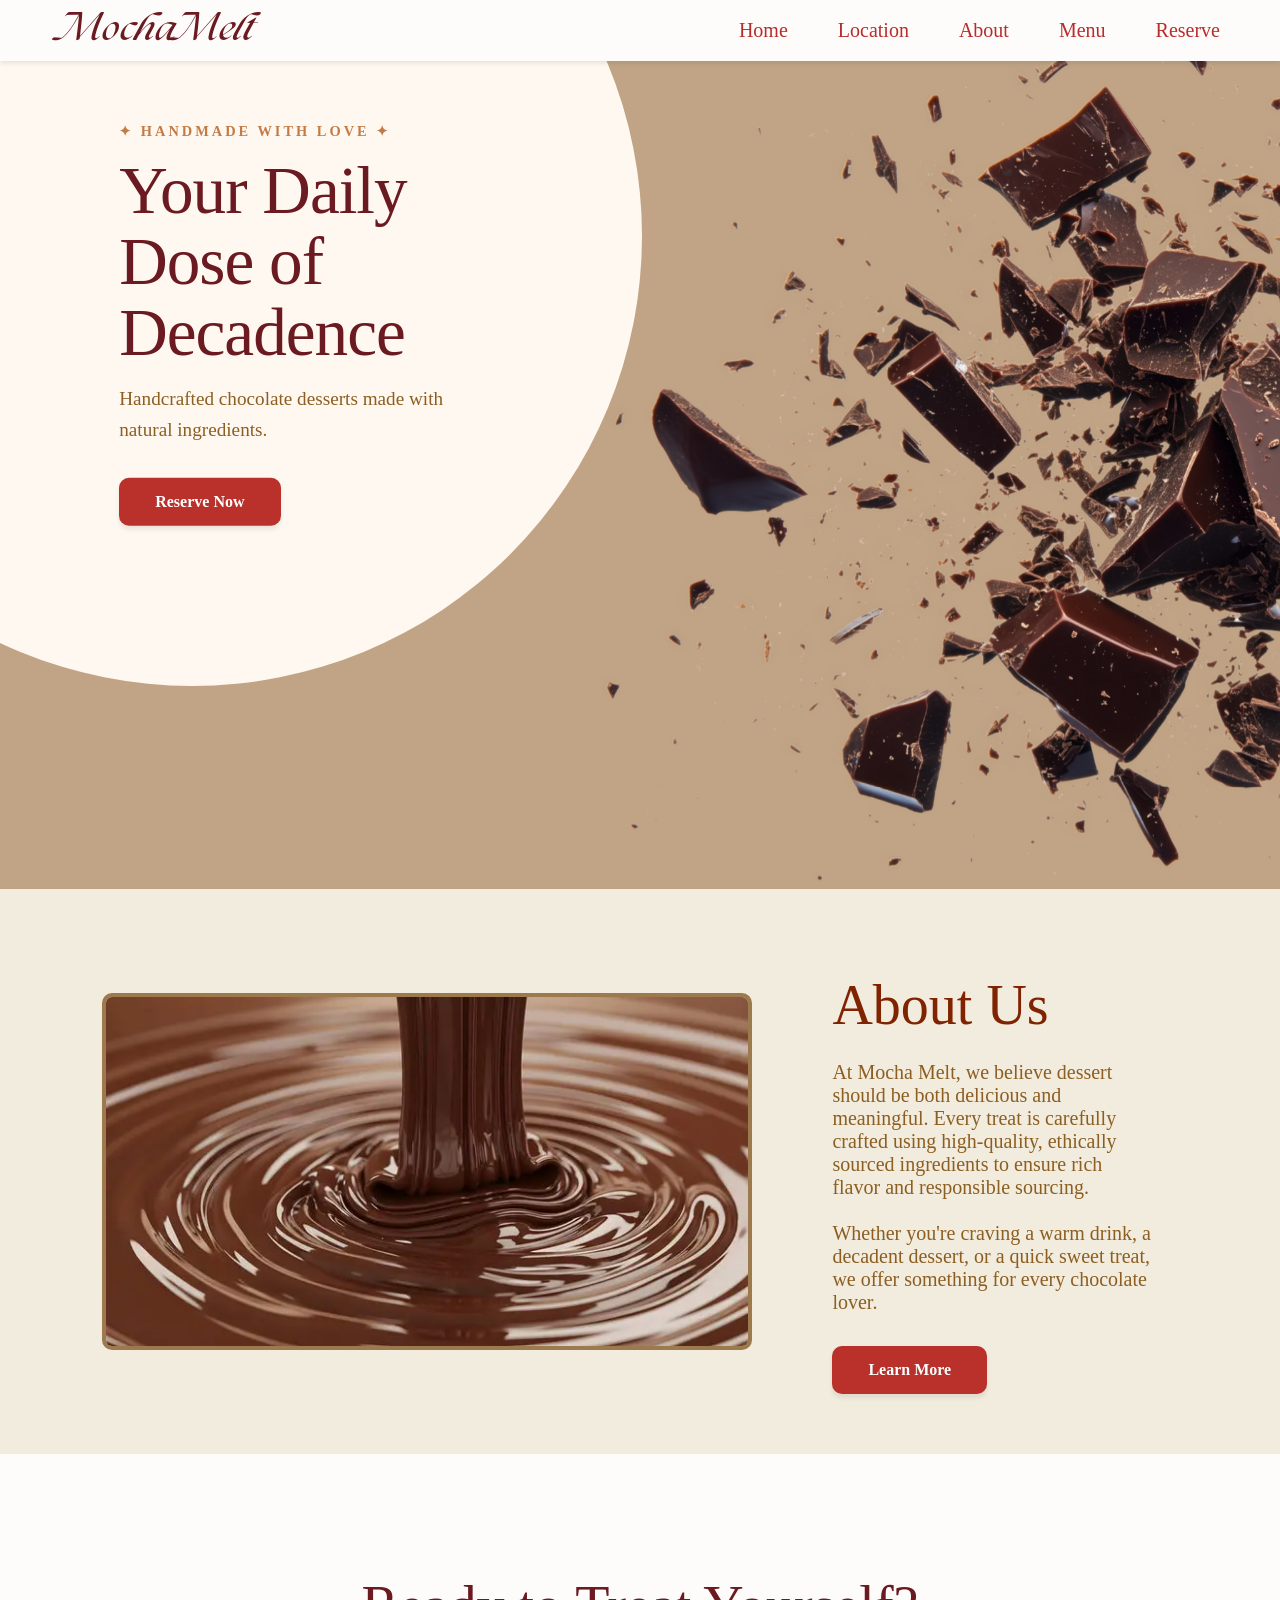
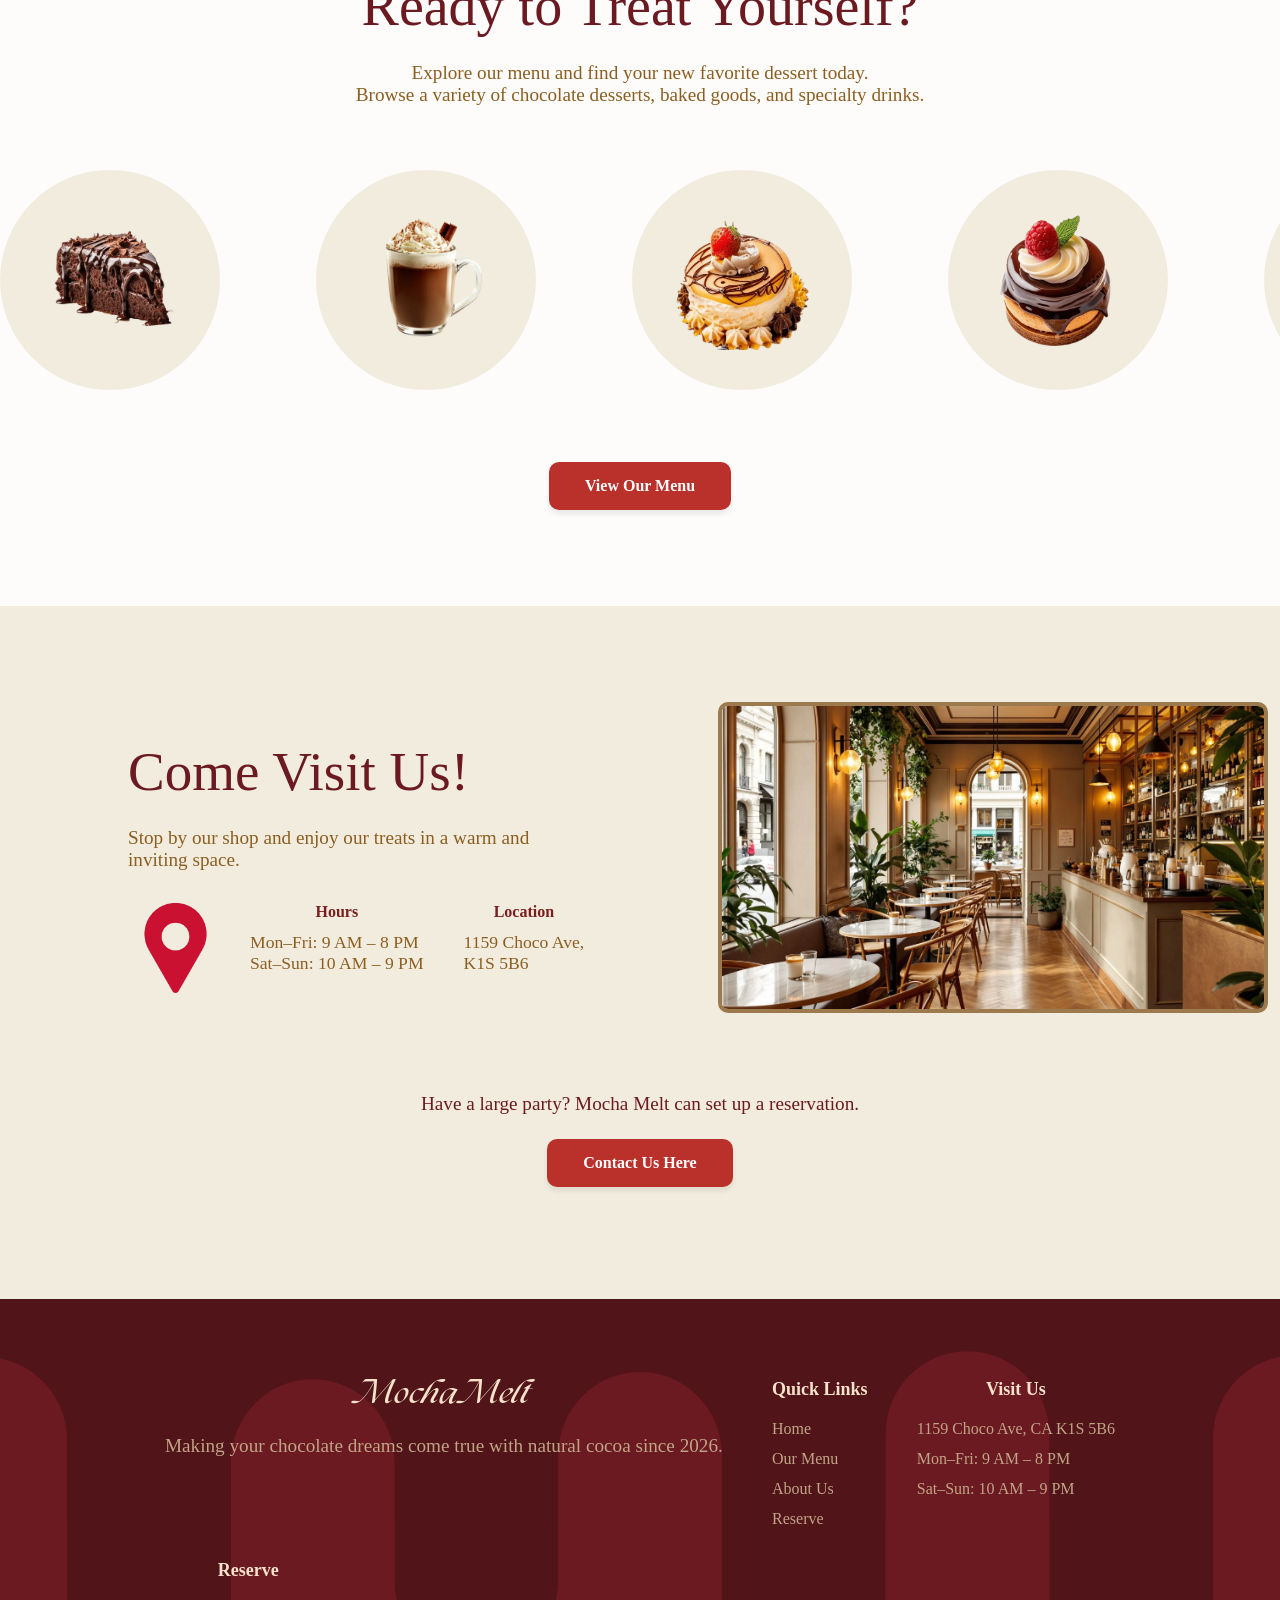
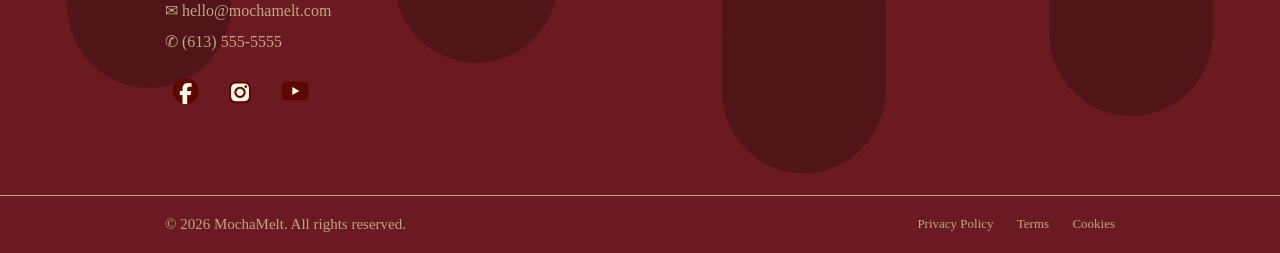
<file: index.html>
<!DOCTYPE html>
<html lang="en">
<head>
  <meta charset="UTF-8">
  <meta name="viewport" content="width=device-width, initial-scale=1.0, viewport-fit=cover">
  <title>Mocha Melt | Home page</title>
  <link rel="stylesheet" href="style.css">
</head>
<body>

<!--update check-->
<!------------------NAVIGATION--------------->
<nav class="navbar">
  <a href="index.html"> 
      <h1>MochaMelt</h1></a> 
  
  <ul class="nav-menu">
      <li class="nav-item">
          <a href="index.html" >Home</a></li>

      <li class="nav-item">
          <a href="index.html#Location">Location</a></li>

      <li class="nav-item">
          <a href="about.html">About</a></li>

      <li class="nav-item">
          <a href="menu.html">Menu</a></li>

      <li class="nav-item">
          <a href="contacts.html">Reserve</a></li>
  </ul>
  <div class="hamburger">
      <span class="bar"></span>
      <span class="bar"></span>
      <span class="bar"></span>
  </div>
</nav> 

<main>
  <!-- Hero Section (home) -->
   <!-- ChatGPT used for CSS -->
  <section id="home" class="hero">
    <div class="hero-bg"></div>
    <div class="container">
      <div class="hero-content">
        <div class="hero-badge">✦ handmade with love ✦</div>
        <h2 class="hero-title">Your Daily<br>Dose of<br>Decadence</h2>
        <p class="hero-desc">
          Handcrafted chocolate desserts made with natural ingredients.
        </p>
        <a href="contacts.html" class="home-button" id="viewMenu">Reserve Now</a>
      </div>
    </div>
  </section>

  <!-- About Us section with Learn More & View Our Menu buttons -->
  <section id="about" class="about-section">
    <div class="about-wrapper">
      <div class="about-image">
        <img src="Assets/choco_pour.webp" alt="Chocolate pouring" loading="lazy">
      </div>
      <div class="about-text">
        <h3>About Us</h3>
        <p>At Mocha Melt, we believe dessert should be both delicious and meaningful. Every treat is carefully crafted using high-quality, ethically sourced ingredients to ensure rich flavor and responsible sourcing.<br><br>Whether you're craving a warm drink, a decadent dessert, or a quick sweet treat, we offer something for every chocolate lover.</p>
        <div class="button-group">
          <a href="about.html" class="home-button" id="learnMore">Learn More</a>
        </div>
      </div>
    </div>
  </section>

  <!-- Menu Highlights -->
  <section id="menu-highlight" class="menu-highlight">
    <div class="container">
      <div class="section-header">
        <h2>Ready to Treat Yourself?</h2>
        <p>Explore our menu and find your new favorite dessert today.<br>Browse a variety of chocolate desserts, baked goods, and specialty drinks.</p>
      </div>

   <!-- Carousel-->
    <div class="cards-wrapper">
      <div class="cards-track">

        <div class="home-menucard">
          <div class="homeMenuCircle">
            <img src="Assets/cake1.webp" alt="Triple Chocolate Fudge"loading="lazy">
          </div>
        </div>

        <div class="home-menucard">
          <div class="homeMenuCircle">
            <img src="Assets/drink1.webp" alt="Cinnamon Hot Chocolate"loading="lazy">
          </div>
        </div>

        <div class="home-menucard">
          <div class="homeMenuCircle">
            <img src="Assets/cake3.webp" alt="Berry Chocolate Cheesecake"loading="lazy">
          </div>
        </div>                 

        <div class="home-menucard">
          <div class="homeMenuCircle">
            <img src="Assets/cake2.webp" alt="Raspberry Choco Cake"loading="lazy">
          </div>
        </div>

        <div class="home-menucard">
          <div class="homeMenuCircle">
            <img src="Assets/drink2.webp" alt="Mocha Latte Supreme"loading="lazy">
          </div>
        </div>

        <div class="home-menucard">
          <div class="homeMenuCircle">
            <img src="Assets/cake4.webp" alt="Chocolate Layer Dream"loading="lazy">
          </div>
        </div> 

        <div class="home-menucard">
          <div class="homeMenuCircle">
            <img src="Assets/drink3.webp" alt="Iced Chocolate Shake"loading="lazy">
          </div>
        </div>

        <div class="home-menucard">
          <div class="homeMenuCircle">
            <img src="Assets/cake8.webp" alt="Blackberry Cocoa Cream Donut"loading="lazy">
          </div>
        </div> 
        
        <div class="home-menucard">
          <div class="homeMenuCircle">
            <img src="Assets/drink4.webp" alt="Chocolate Cookie Frappe"loading="lazy">
          </div>
        </div>

        <div class="home-menucard">
          <div class="homeMenuCircle">
            <img src="Assets/cake6.webp" alt="Chocolate Berry Delight"loading="lazy">
          </div>
        </div>
        
        <div class="home-menucard">
          <div class="homeMenuCircle">
            <img src="Assets/cake7.webp" alt="Caramel Glaze Tart"loading="lazy">
          </div>
        </div> 
      </div>
    </div>

    <a href="menu.html" class="home-button">View Our Menu</a>

  </div>
</section>
  </section>

 <!-- Location -->
<section id="Location" class="visit-section">
  <div class="container visit-grid">

    <div class="visit-left">
      <h2>Come Visit Us!</h2>
      <p class="visit-desc">
        Stop by our shop and enjoy our treats in a warm and inviting space.
      </p>

      <div class="visit-details">
        <div class="visit-item">
          <div class="visit-icon">
            <img src="Assets/pin.webp" alt="Location pin" loading="lazy">
          </div>

          <div class="visit-info">
            <div class="visit-text">
              <h4>Hours</h4>
              <p>
                Mon–Fri: 9 AM – 8 PM<br>
                Sat–Sun: 10 AM – 9 PM
              </p>
            </div>
            <div class="visit-text">
              <h4>Location</h4>
              <p>
                1159 Choco Ave,<br>
                K1S 5B6
              </p>
            </div>
          </div>
        </div>
      </div>
    </div>

    <div class="visit-right">
      <img src="Assets/shop.webp" alt="Cafe interior" loading="lazy">
    </div>

  </div>

  <div class="visit-cta">
    <p>Have a large party? Mocha Melt can set up a reservation.</p>
    <a href="contacts.html" class="home-button">Contact Us Here</a>
  </div>

</section>

</main>

<footer class="footer">
  <div class="footer-top">

      <div class="footer-column">
          <h3>Mocha Melt</h3>
          <p>Making your chocolate dreams come true with natural cocoa since 2026.</p>
      </div>
      
      <div class="footer-column">
          <h4>Quick Links</h4>
          <ul>
              <li><a href="index.html">Home</a></li>
              <li><a href="menu.html">Our Menu</a></li>
              <li><a href="about.html">About Us</a></li>
              <li><a href="contacts.html">Reserve</a></li>
          </ul>
      </div>

      <div class="footer-column">
          <h4>Visit Us</h4>
          <ul>
              <li>1159 Choco Ave, CA K1S 5B6</li>
              <li>Mon–Fri: 9 AM – 8 PM</li>
              <li>Sat–Sun: 10 AM – 9 PM</li>
          </ul>
      </div>

      <div class="footer-column">
          <h4>Reserve</h4>
          <ul>
              <li>✉ hello@mochamelt.com</li>
              <li>✆ (613) 555-5555</li>
          </ul>

          <div class="socials">
              <a href="#"><img src="Assets/facebook.webp" alt="Facebook"></a>
              <a href="#"><img src="Assets/insta.webp" alt="Instagram"></a>
              <a href="#"><img src="Assets/Youtube.webp" alt="Youtube"></a>
          </div>
      </div>
  </div>    

  <div class="footer-bottom">
      <p>© 2026 MochaMelt. All rights reserved.</p>
      <div>
          <a href="#">Privacy Policy</a>
          <a href="#">Terms</a>
          <a href="#">Cookies</a>
      </div>
  </div>
</footer>



<button id="back-to-top">↑</button>
<!--JS Link-->
<script src="file.js" defer></script>

</body>
</html>
</file>
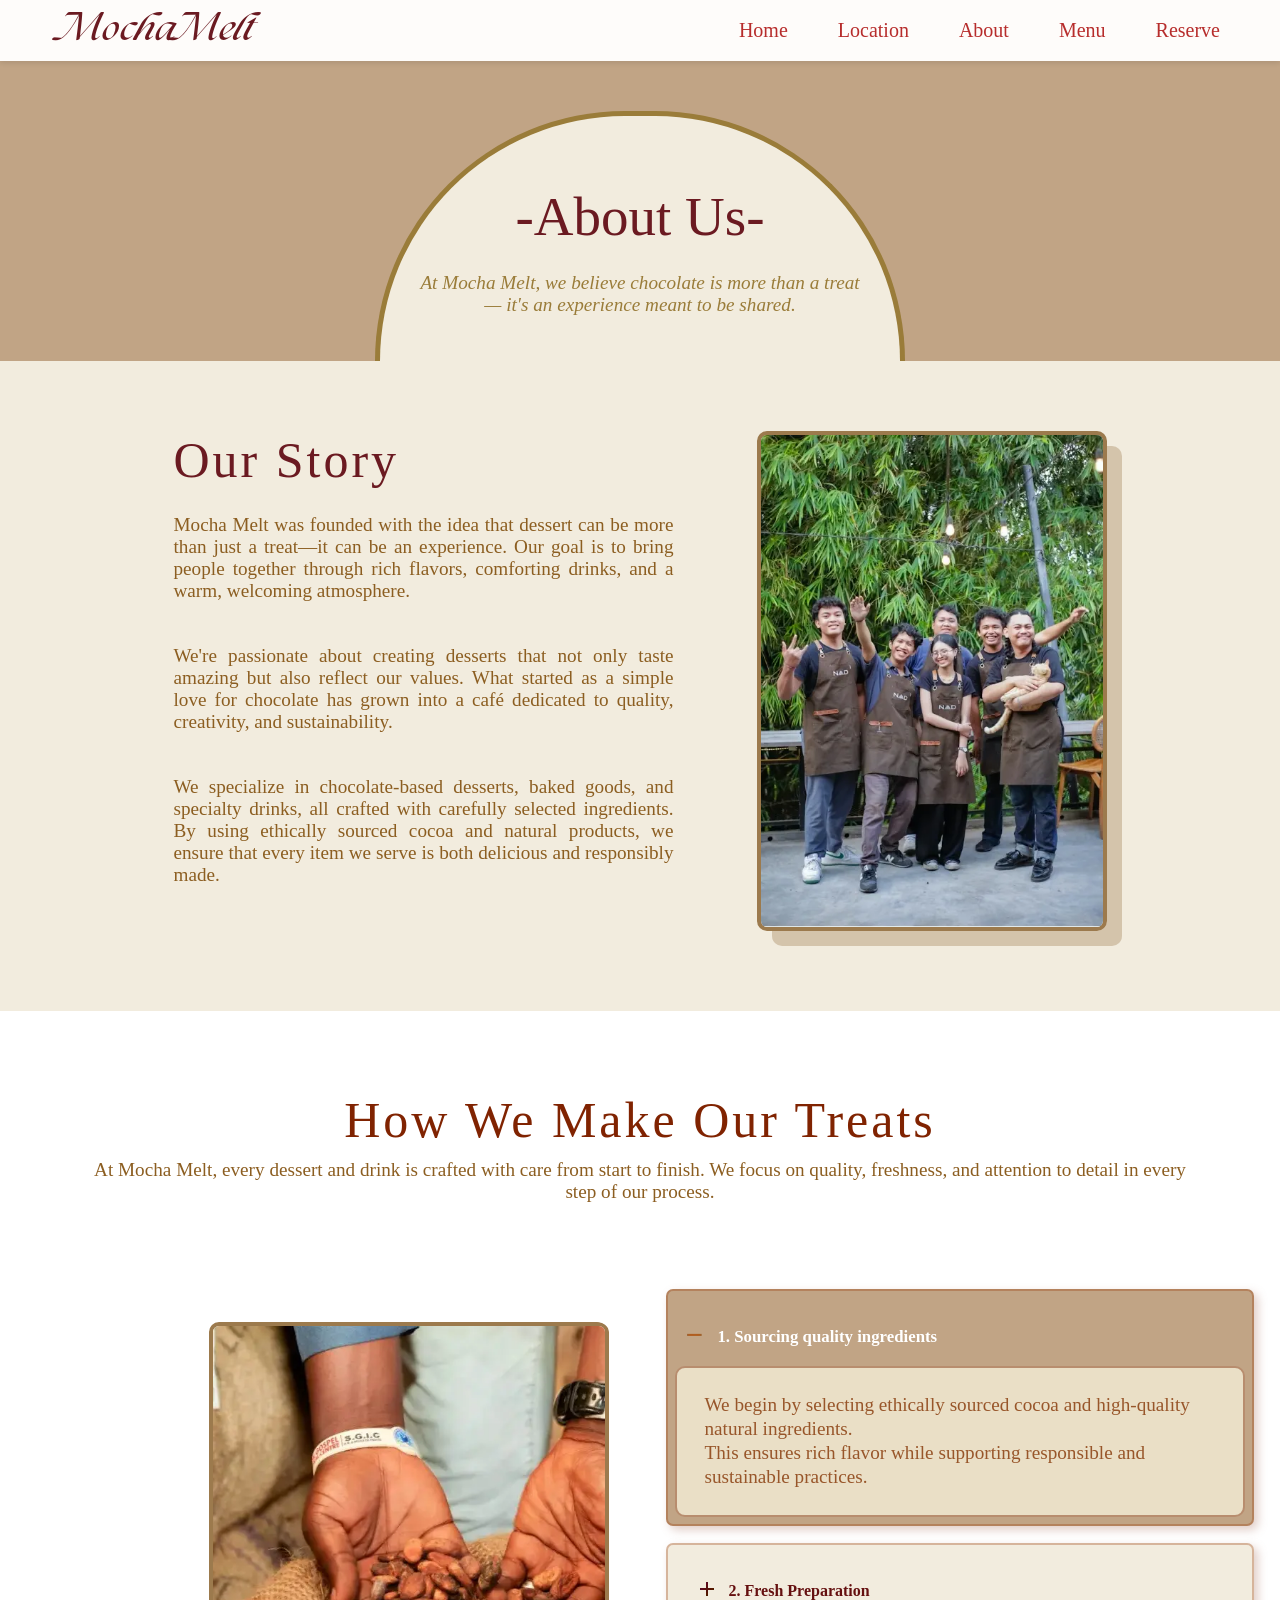
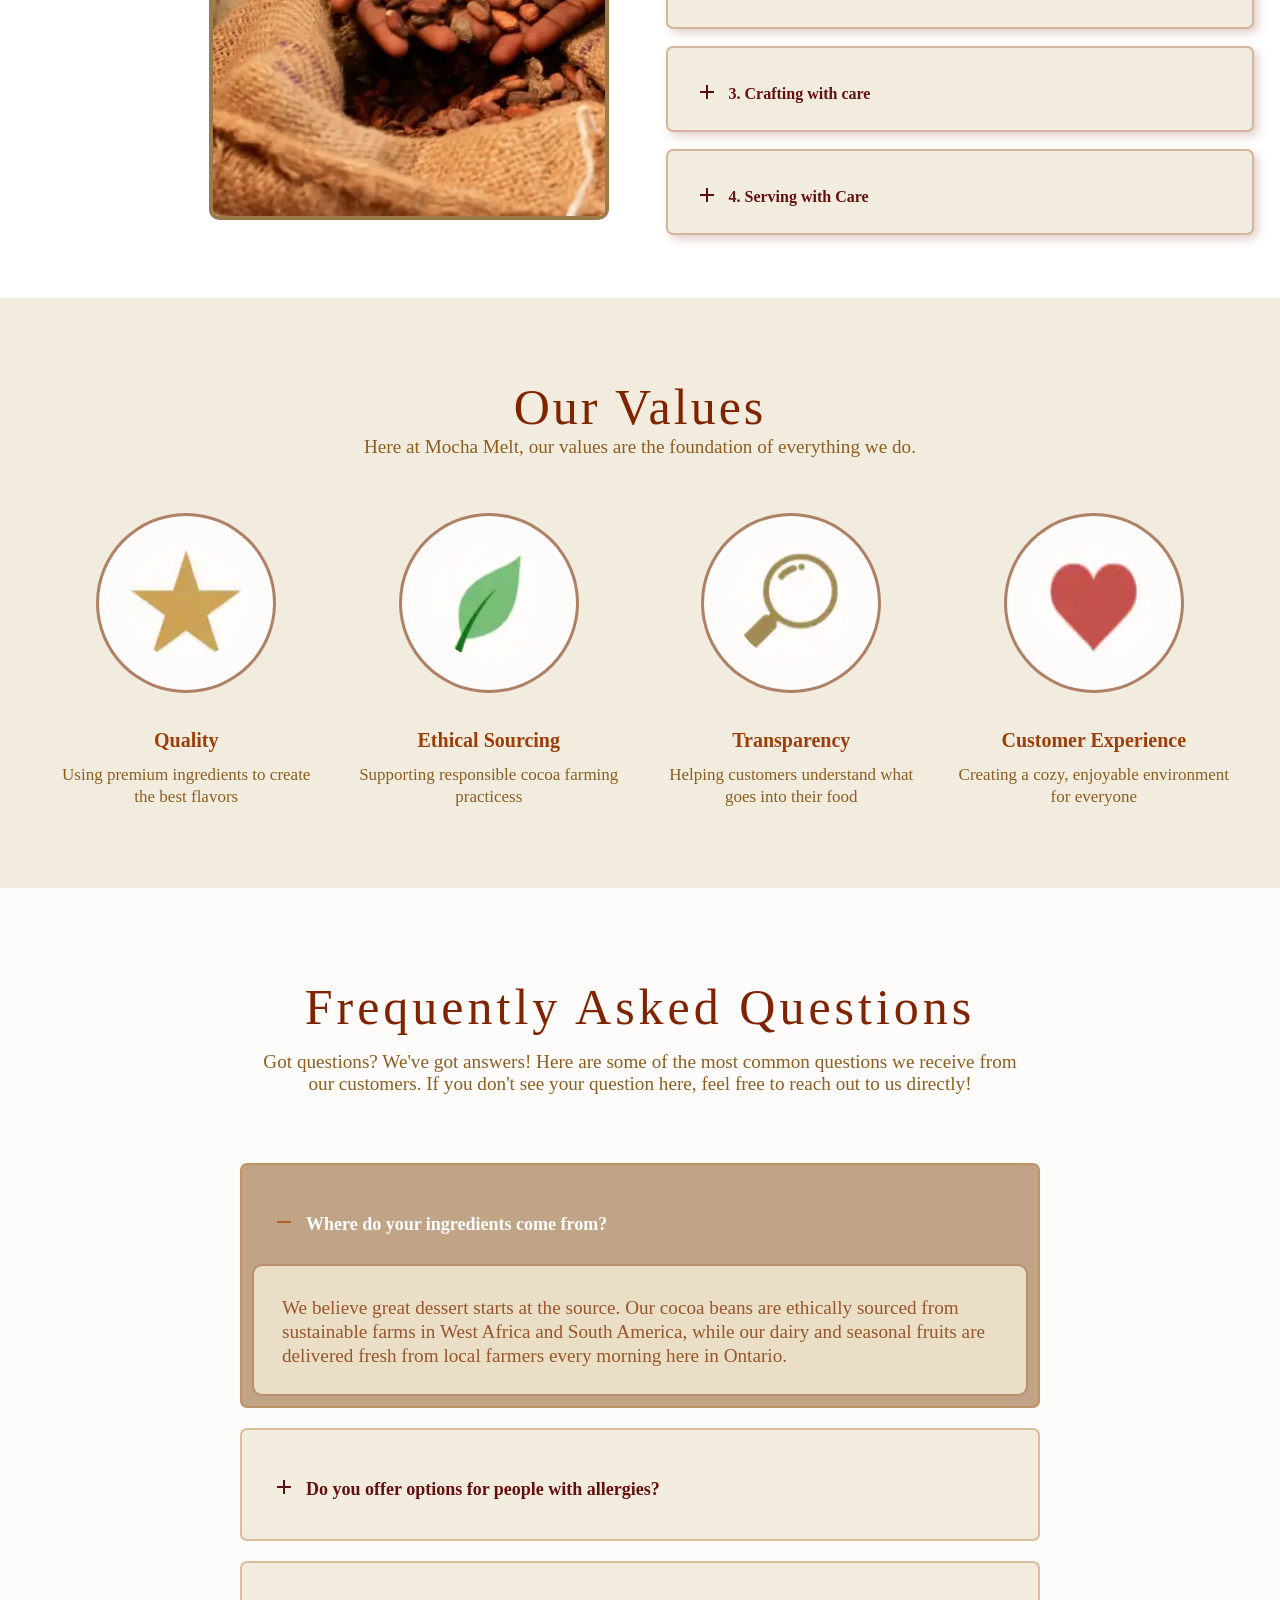
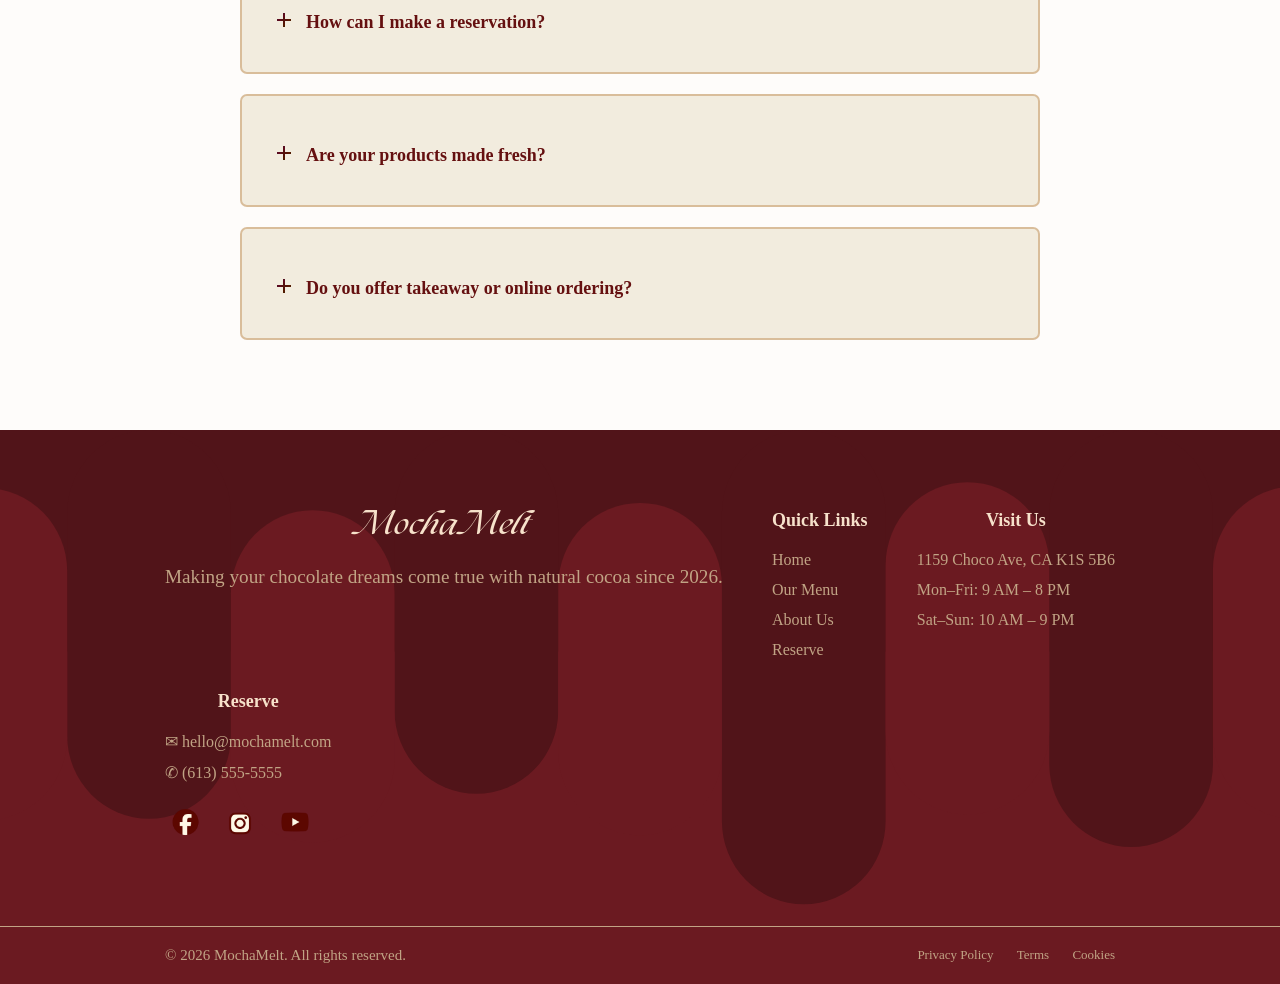
<file: about.html>
<!DOCTYPE html>
<html lang="en">
<head>
    <meta charset="UTF-8">
    <meta name="viewport" content="width=device-width, initial-scale=1.0">
    <title>MochaMelt About</title>
    <link rel="stylesheet" href="style.css">
</head>
<body>




<!------------------NAVIGATION--------------->
<nav class="navbar">
    <a href="index.html"> 
        <h1>MochaMelt</h1></a> 
    
    <ul class="nav-menu">
        <li class="nav-item">
            <a href="index.html" >Home</a></li>

        <li class="nav-item">
            <a href="index.html#Location">Location</a></li>

        <li class="nav-item">
            <a href="about.html">About</a></li>

        <li class="nav-item">
            <a href="menu.html">Menu</a></li>

        <li class="nav-item">
            <a href="contacts.html">Reserve</a></li>
    </ul>
    <div class="hamburger">
        <span class="bar"></span>
        <span class="bar"></span>
        <span class="bar"></span>
    </div>
</nav>



<!----------- About Content  ------------>
<header> 
    <!--------- Our homepage section ------>
    <section class="extra-hero">
        <div class="circle">
            <h2>-About Us-</h2>
            <p>At Mocha Melt, we believe chocolate is more than a treat — it's an experience meant to be shared.</p>
        </div>
    </section>
</header>  


 <main>
     <!-------- Next page Our story section page -------->
    <section class="Story-section">
         <!--- First section - Our story --->
        <div class="OurStory">
             <h3>Our Story</h3>

            <div class="story-text">
                <p>Mocha Melt was founded with the idea that dessert can be more than just a treat—it can be an experience. Our goal is to bring people together through rich flavors, comforting drinks, and a warm, welcoming atmosphere.<br></p>
                <br>
                <p>We're passionate about creating desserts that not only taste amazing but also reflect our values. What started as a simple love for chocolate has grown into a café dedicated to quality, creativity, and sustainability.<br></p>
                <br>
                <p>We specialize in chocolate-based desserts, baked goods, and specialty drinks, all crafted with carefully selected ingredients. By using ethically sourced cocoa and natural products, we ensure that every item we serve is both delicious and responsibly made.<br></p>
            </div>
        </div>
        <div class="story-image-container">
            <img src="Assets/team.webp" alt="Mocha melt Team" loading="lazy">
        </div>
    </section>    


    


    <section>
        <!--- Second section - Making Treats, 1.accordion --->    
        <div  class="MakingTreats">

            <div class="Treats-header">
                <h3>How We Make Our Treats</h3>
                <p>At Mocha Melt, every dessert and drink is crafted with care from start to finish. We focus on quality, freshness, and attention to detail in every step of our process.</p>
            </div>

            <div class="accordion-container">
                <!-- First Image that is gonna be shown first -  basicly a place holder for the other images to appear later in the annimated transition-->
                <div class="accordion-image-side">
                    <img src="Assets\cocoa.webp" id="main-accordion-img" alt="Cupping cocoa in hands" loading="lazy">
                </div>

                <!----- Sections, accordion ---->  
                <ul class="Treats-accordion">

                    <!-- Fist one - Sourcing quality ingridients -->    
                    <li>
                        <input type = "radio" name = "Treats-accordion" id="acc-1" checked data-image="Assets\cocoa.webp" loading="lazy">        
                        <label for="acc-1"> 1. Sourcing quality ingredients</label>
                        <div class="content">
                            <p>We begin by selecting ethically sourced cocoa and high-quality natural ingredients.
                            <br>This ensures rich flavor while supporting responsible and sustainable practices.
                            </p>
                        </div>
                    </li>
                        
                    <!-- Second one - Fresh Prep -->  
                    <li>
                        <input type="radio" name="Treats-accordion" id="acc-2" data-image="Assets\Kitchen-prep.webp" loading="lazy">
                        <label for="acc-2"> 2. Fresh Preparation</label>
                        <div class="content">
                            <p>All of our desserts and baked goods are made fresh daily.
                            <br>From melting chocolate to baking and decorating, each step is done with precision and care.</p>
                        </div>
                    </li>


                    <!-- Third one - Crafting with care -->  
                    <li>
                        <input type = "radio" name = "Treats-accordion" id="acc-3" data-image="Assets\craftingwcare.webp" loading="lazy">
                        <label for="acc-3"> 3. Crafting with care</label>
                        <div class="content">
                            <p>Our team carefully prepares each item to balance flavor, texture, and presentation.
                            <br>Whether it's a drink or a dessert, we make sure every product meets our standards.</p>
                        </div>
                    </li>
                            
                    <!-- Fouth one - Serving with purpose -->  
                    <li>
                        <input type="radio" name="Treats-accordion" id="acc-4" data-image="Assets\serving.webp" loading="lazy">
                        <label for="acc-4"> 4. Serving with Care</label>
                        <div class="content">
                            <p>Before serving, we ensure each item looks as good as it tastes.
                            <br>We also provide clear ingredient information so customers can enjoy their treats with confidence.</p>
                        </div>                    
                    </li>
                </ul>
            </div>    
        </div>
    </section>
   
    
    
    <!---------- Our Values Section page ----------->
    <section class=" OurValues">
        <div class="Values-header">
            <h3>Our Values</h3>
            <p>Here at Mocha Melt, our values are the foundation of everything we do.</p>
        </div>
            
        <div class="Values-grid">        
            <div class="Quality-section">
                <img src="Assets\star.webp" alt="Star icon" class="Val-Icons" loading="lazy">
                <h4>Quality</h4>
                <p>Using premium ingredients to create the best flavors</p>
            </div>
                
            <div class="Ethical-section">
                <img src="Assets\leaf.webp" alt=Leaf icon" class="Val-Icons" loading="lazy">
                <h4>Ethical Sourcing</h4>
                <p>Supporting responsible cocoa farming practicess</p>
            </div>
                    
            <div class="Transperency-Section">
                <img src="Assets\magnifyingglass.webp" alt="Magnifying glass icon" class="Val-Icons" loading="lazy">
                <h4>Transparency</h4>
                <p>Helping customers understand what goes into their food</p>
            </div>

            <div class="Customer-Section">
                <img src="Assets\heart.webp" alt="Heart icon" class="Val-Icons" loading="lazy">
                <h4>Customer Experience</h4>
                <p>Creating a cozy, enjoyable environment for everyone</p>
            </div>

        </div>
    </section>
    
    


    
    <!------- Frequently asked questions/2.accordion section page ------>
    <section class="FAQ-Wrapper">
        <div class="Asked-Questions">
            <div class="questions-header">
                <h3>Frequently Asked Questions</h3>
                <p>Got questions? We've got answers! Here are some of the most common questions we receive from our customers. If you don't see your question here, feel free to reach out to us directly!</p>
            </div>
            <!-----Sections accordion-------->  
            <ul class="Frequent-QNA">
                <!-- Fist one - ingridients  origin -->    
                <li>
                    <input type = "radio" name = "Frequent-QNA" id="first" checked>        
                    <label for="first">Where do your ingredients come from?</label>
                    <div class="content">
                        <p>We believe great dessert starts at the source. Our cocoa beans are ethically sourced from sustainable farms in West Africa and South America, while our dairy and seasonal fruits are delivered fresh from local farmers every morning here in Ontario.</p>
                    </div>
                </li>
                       
                <!------ Second one - offors for people w/ allergies ------->  
                <li>
                    <input type="radio" name="Frequent-QNA" id="second">
                    <label for="second">Do you offer options for people with allergies?</label>
                    <div class="content">
                        <p>Everyone deserves a treat! We offer a variety of gluten-free pastries and nut-free chocolate options. Please inform our staff of any specific allergies so we can ensure your order is prepared with the utmost safety.</p>
                    </div>
                </li>


                <!-- Third one - reservation -->  
                <li>
                    <input type = "radio" name = "Frequent-QNA" id="third">
                    <label for="third">How can I make a reservation?</label>
                    <div class="content">
                        <p>While we love walk-ins, you can secure a cozy corner by visiting our 'Location' page or giving us a call. For large groups or special chocolate-tasting events, we recommend booking at least 48 hours in advance.</p>
                    </div>
                </li>
                           
                <!-- Fouth one - Are your products made fresh?-->  
                <li>
                    <input type="radio" name= "Frequent-QNA" id="fourth">
                    <label for="fourth">Are your products made fresh?</label>
                    <div class="content">
                        <p>Absolutely! Our ovens start warming up long before our doors open. Every dessert is created by hand, and every ganache is whipped fresh daily to ensure that 'melt-in-your-mouth' quality we're named for.</p>
                    </div>                    
                </li>


                <!-- Fifth one - Do you offer takeaway or online ordering? -->  
                <li>
                    <input type="radio" name= "Frequent-QNA" id="Fifth">
                    <label for="Fifth"> Do you offer takeaway or online ordering?</label>
                    <div class="content">
                        <p>Yes! You can take the MochaMelt experience home. Most of our menu is available for takeaway, and you can place online orders by giving us a quick call at 613-555-5555. </p>
                    </div>                  
                </li>
            </ul>
        </div>
    </section>
</main>







<!-------------Footer--------------->
<footer class="footer">
    <div class="footer-top">

        <!-- Brand -->
        <div class="footer-column">
            <h3>Mocha Melt</h3>
            <p>Making your chocolate dreams come true with natural cocoa since 2026.</p>
        </div>
        
        <!-- Quick Links -->
        <div class="footer-column">
            <h4>Quick Links</h4>
            <ul>
                <li><a href="index.html">Home</a></li>
                <li><a href="menu.html">Our Menu</a></li>
                <li><a href="about.html">About Us</a></li>
                <li><a href="contacts.html">Reserve</a></li>
            </ul>
        </div>

        <!-- Visit -->
        <div class="footer-column">
            <h4>Visit Us</h4>
            <ul>
                <li>1159 Choco Ave, CA K1S 5B6</li>
                <li>Mon–Fri: 9 AM – 8 PM</li>
                <li>Sat–Sun: 10 AM – 9 PM</li>
            </ul>
        </div>

        <!-- Contact -->
        <div class="footer-column">
            <h4>Reserve</h4>
            <ul>
                <li>✉ hello@mochamelt.com</li>
                <li>✆ (613) 555-5555</li>
            </ul>

            <div class="socials">
                <a href="#"><img src="Assets/facebook.webp" alt="Facebook" loading="lazy"></a>
                <a href="#"><img src="Assets/insta.webp" alt="Instagram" loading="lazy"></a>
                <a href="#"><img src="Assets/Youtube.webp" alt="Youtube" loading="lazy"></a>
            </div>
        </div>
    </div>    

    <div class="footer-bottom">
        <p>© 2026 MochaMelt. All rights reserved.</p>
        <div>
            <a href="#">Privacy Policy</a>
            <a href="#">Terms</a>
            <a href="#">Cookies</a>
        </div>
    </div>
</footer>


<!-----JS Extras ----->

<!-- Back to top -->
<button id="back-to-top">↑</button>
<!--JS Link-->
<script src="file.js" defer></script>

</body>
</html>
</file>
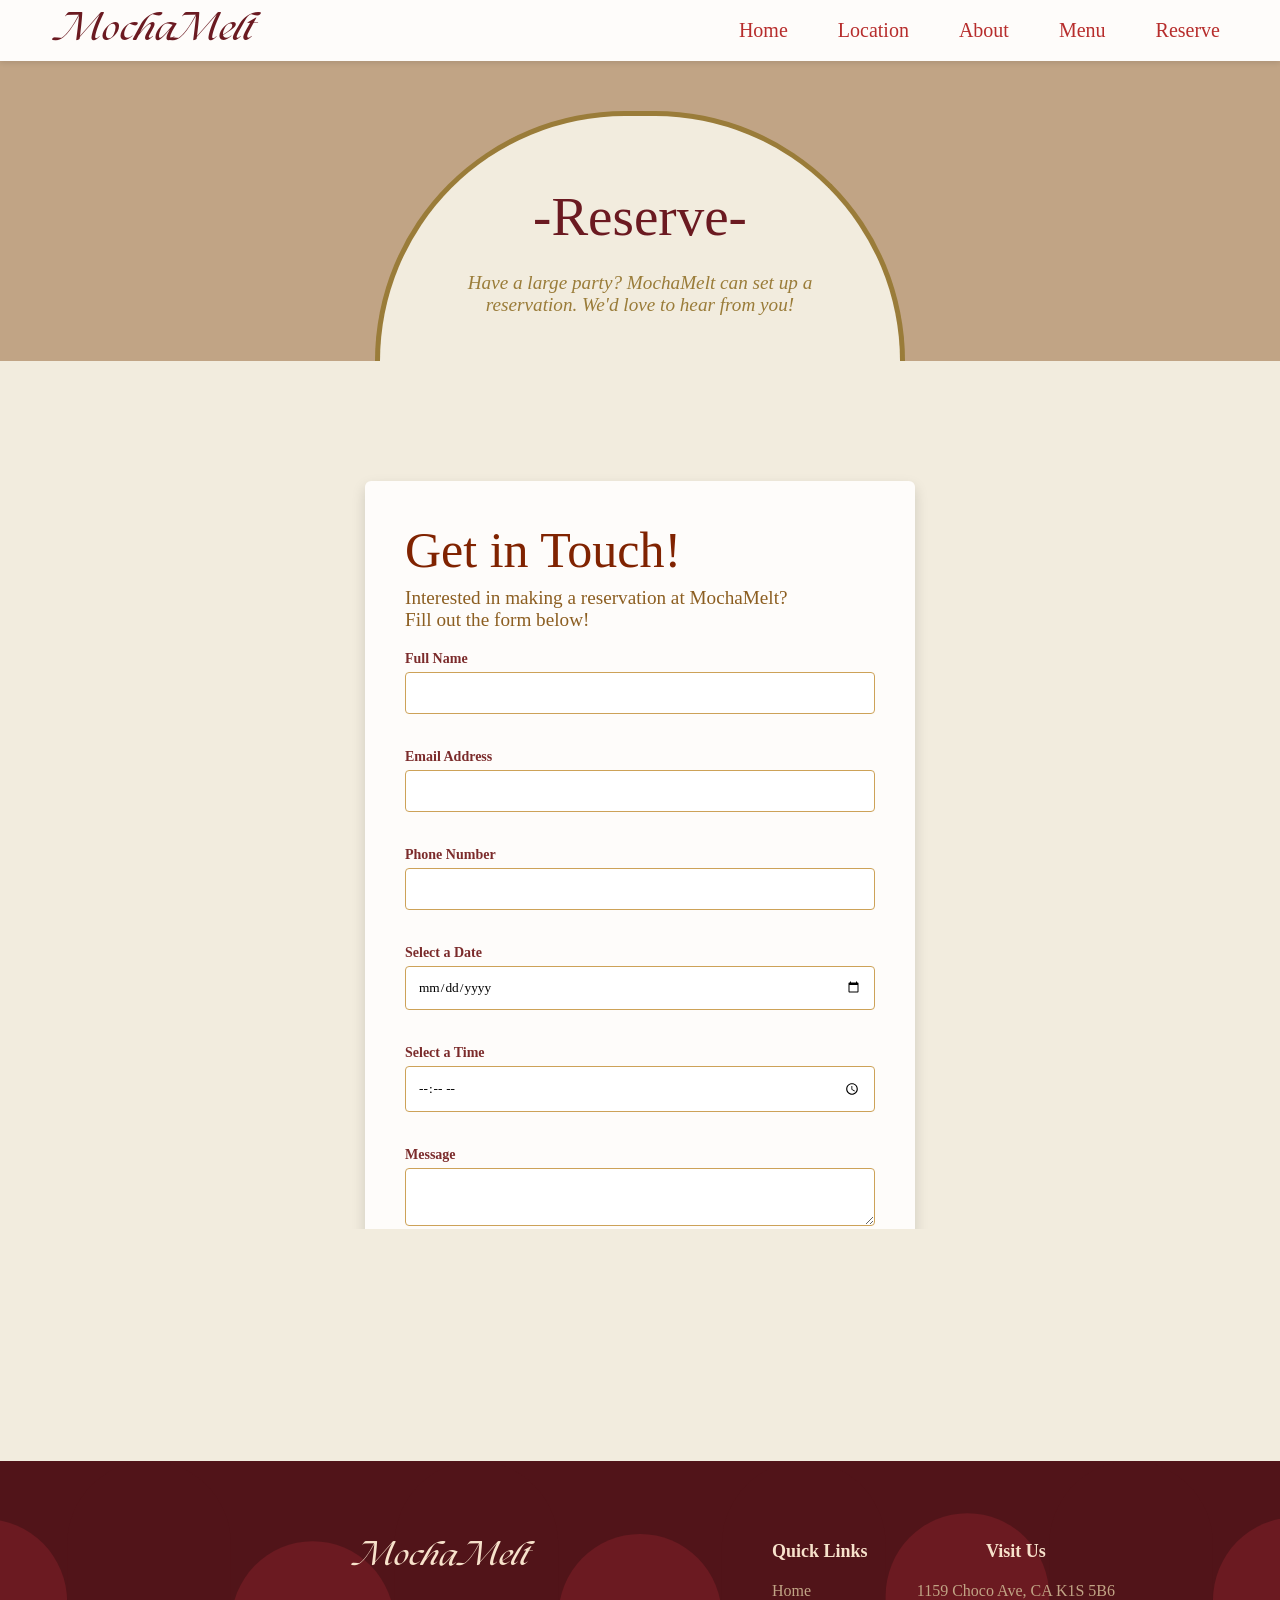
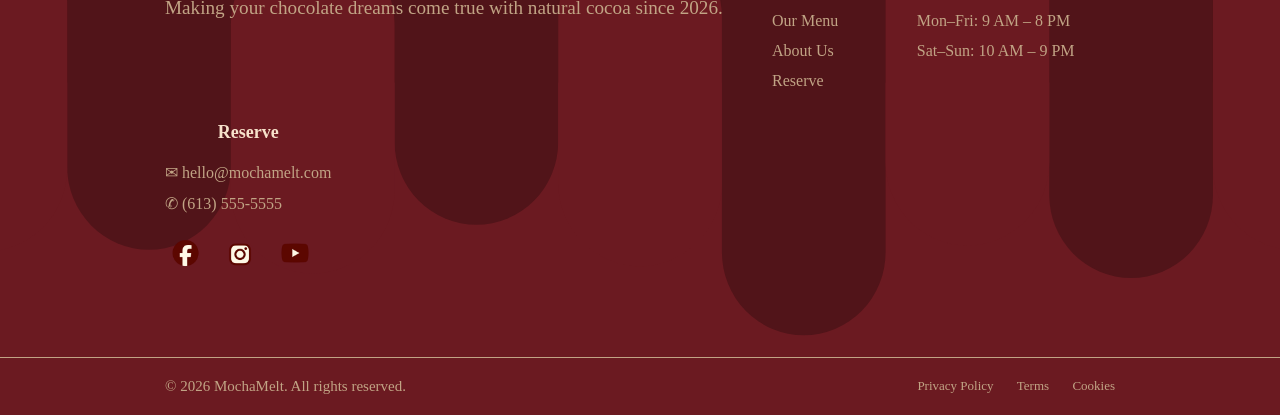
<file: contacts.html>
<!DOCTYPE html>
<html lang="en">
<head>
    <meta charset="UTF-8">
    <meta name="viewport" content="width=device-width, initial-scale=1.0">
    <title>MochaMelt - Reserve</title>
    <link rel="stylesheet" href="style.css">
</head>
<body>

<!------------------NAVIGATION--------------->
<nav class="navbar">
    <a href="index.html"> 
        <h1>MochaMelt</h1></a> 
    
    <ul class="nav-menu">
        <li class="nav-item">
            <a href="index.html" >Home</a></li>

        <li class="nav-item">
            <a href="index.html#Location">Location</a></li>

        <li class="nav-item">
            <a href="about.html">About</a></li>

        <li class="nav-item">
            <a href="menu.html">Menu</a></li>

        <li class="nav-item">
            <a href="contacts.html">Reserve</a></li>
    </ul>
    <div class="hamburger">
        <span class="bar"></span>
        <span class="bar"></span>
        <span class="bar"></span>
    </div>
</nav>

<header>
    <!---------------------Hero---------------------->
    <section class="extra-hero">
    <div class="circle">
        <h2>-Reserve-</h2>
        <p>Have a large party? MochaMelt can set up a reservation. We'd love to hear from you!</p>
    </div>
    </section>
</header>

<main class="contact-page">

    <section class="contact-wrapper">
            <div class="form-card">
                <h3>Get in Touch!</h3>
                <p>Interested in making a reservation at MochaMelt?<br>
                Fill out the form below!
                </p>

                <form id="contactForm">
                    <label for="name">Full Name</label>
                    <input type="text" id="name" name="name" >
                    <span class="error-message"></span>

                    <label for="email">Email Address</label>
                    <input type="email" id="email" name="email" >
                    <span class="error-message"></span>

                    <label for="phone">Phone Number</label>
                    <input type="tel" id="phone" name="phone" >
                    <span class="error-message"></span>

                    <label for="reservation-date">Select a Date</label>
                    <input type="date" id="reservation-date" name="reservation-date" >
                    <span class="error-message"></span>

                    <label for="reservation-time">Select a Time</label>
                    <input type="time" id="reservation-time" name="reservation-time" >
                    <span class="error-message"></span>

                    <label for="message">Message</label>
                    <textarea id="message" name="message"></textarea>
                    <span class="error-message"></span>

                    <button type="submit">Request Reservation</button>
                    <p id="thankYouMessage" class="thank-you-message"></p>

                </form>
            </div> 
        </section>
</main>


<!-------------Footer--------------->
<footer class="footer">
    <div class="footer-top">

        <!-- Brand -->
        <div class="footer-column">
            <h3>Mocha Melt</h3>
            <p>Making your chocolate dreams come true with natural cocoa since 2026.</p>
        </div>
        
        <!-- Quick Links -->
        <div class="footer-column">
            <h4>Quick Links</h4>
            <ul>
                <li><a href="index.html">Home</a></li>
                <li><a href="menu.html">Our Menu</a></li>
                <li><a href="about.html">About Us</a></li>
                <li><a href="contacts.html">Reserve</a></li>
            </ul>
        </div>

        <!-- Visit -->
        <div class="footer-column">
            <h4>Visit Us</h4>
            <ul>
                <li>1159 Choco Ave, CA K1S 5B6</li>
                <li>Mon–Fri: 9 AM – 8 PM</li>
                <li>Sat–Sun: 10 AM – 9 PM</li>
            </ul>
        </div>

        <!-- Contact -->
        <div class="footer-column">
            <h4>Reserve</h4>
            <ul>
                <li>✉ hello@mochamelt.com</li>
                <li>✆ (613) 555-5555</li>
            </ul>

            <div class="socials">
                <a href="#"><img src="Assets/facebook.webp" alt="Facebook" loading="lazy"></a>
                <a href="#"><img src="Assets/insta.webp" alt="Instagram" loading="lazy"></a>
                <a href="#"><img src="Assets/Youtube.webp" alt="Youtube" loading="lazy"></a>
            </div>
        </div>
    </div>    

    <div class="footer-bottom">
        <p>© 2026 MochaMelt. All rights reserved.</p>
        <div>
            <a href="#">Privacy Policy</a>
            <a href="#">Terms</a>
            <a href="#">Cookies</a>
        </div>
    </div>
</footer>


 <!-----JS Extras ----->

<!-- Back to top -->
<button id="back-to-top">↑</button>
<!--JS Link-->
<script src="file.js" defer></script>

</body>
</html>
</file>
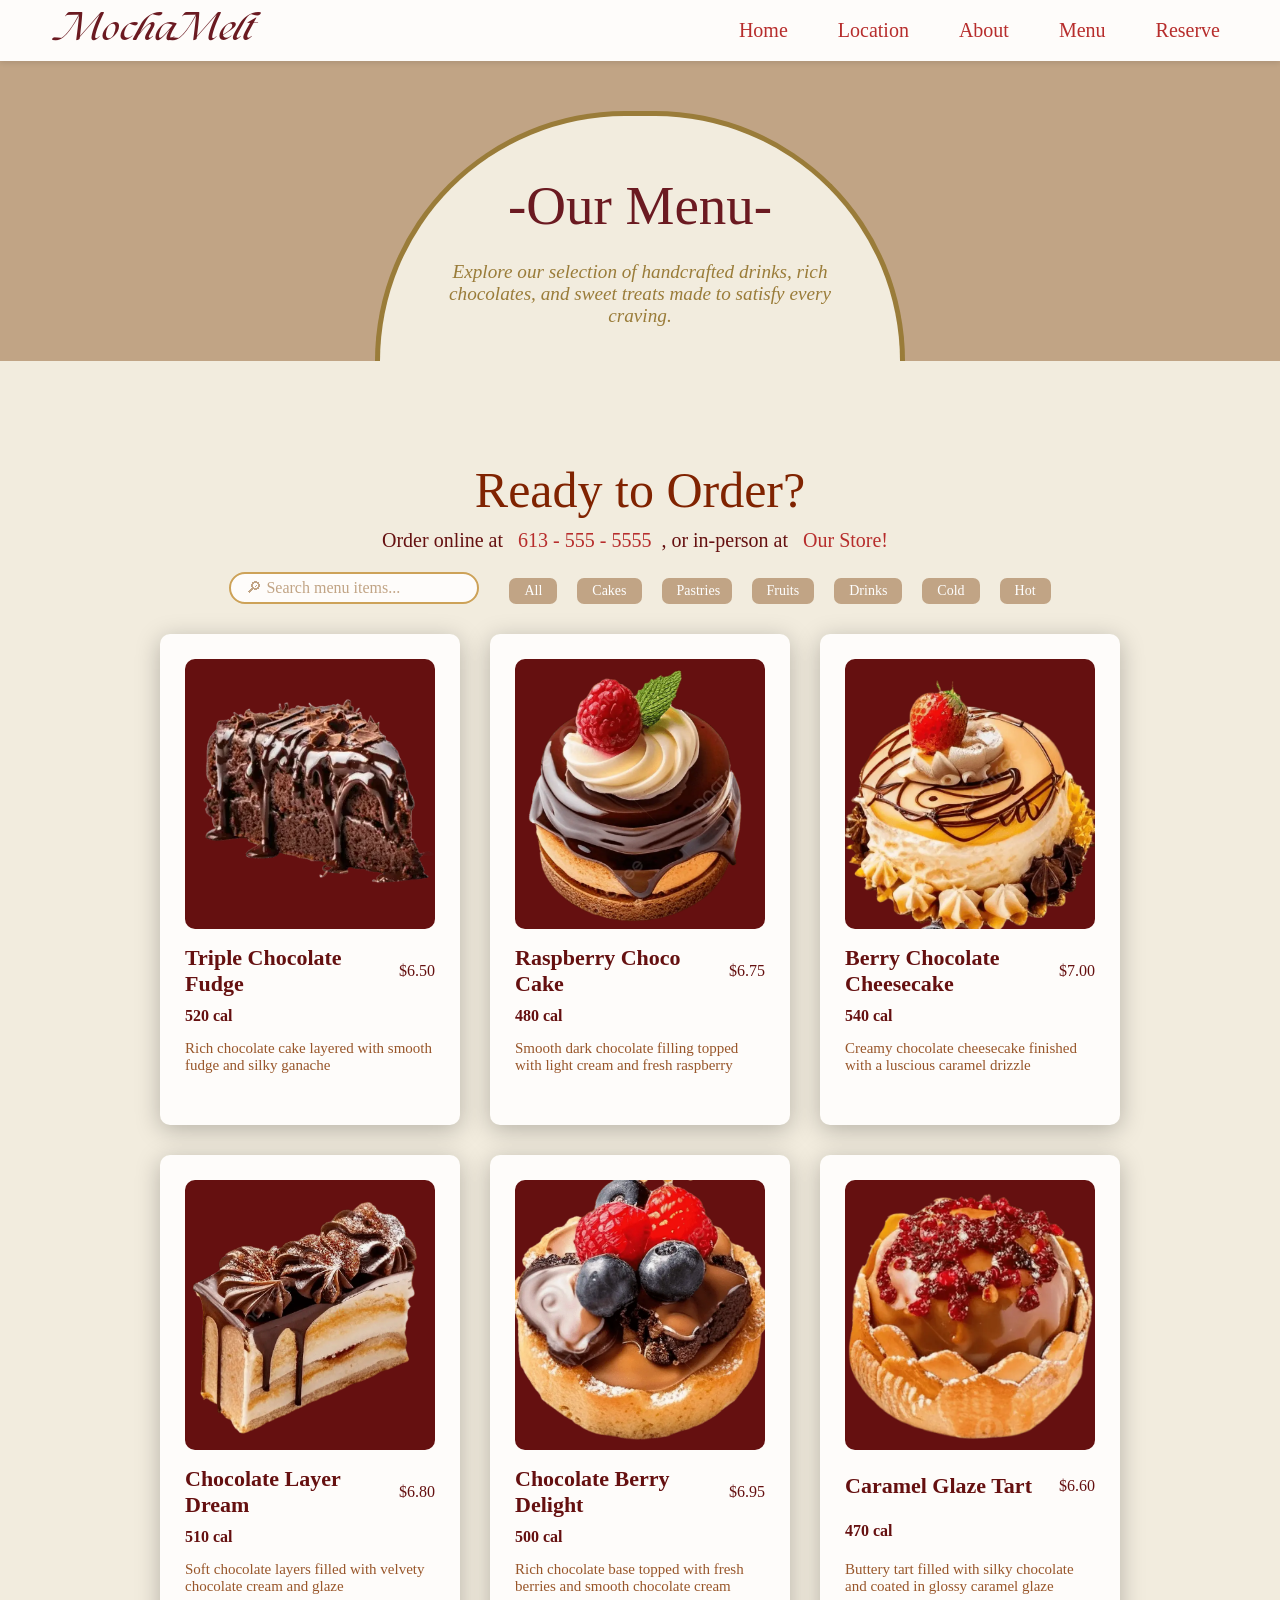
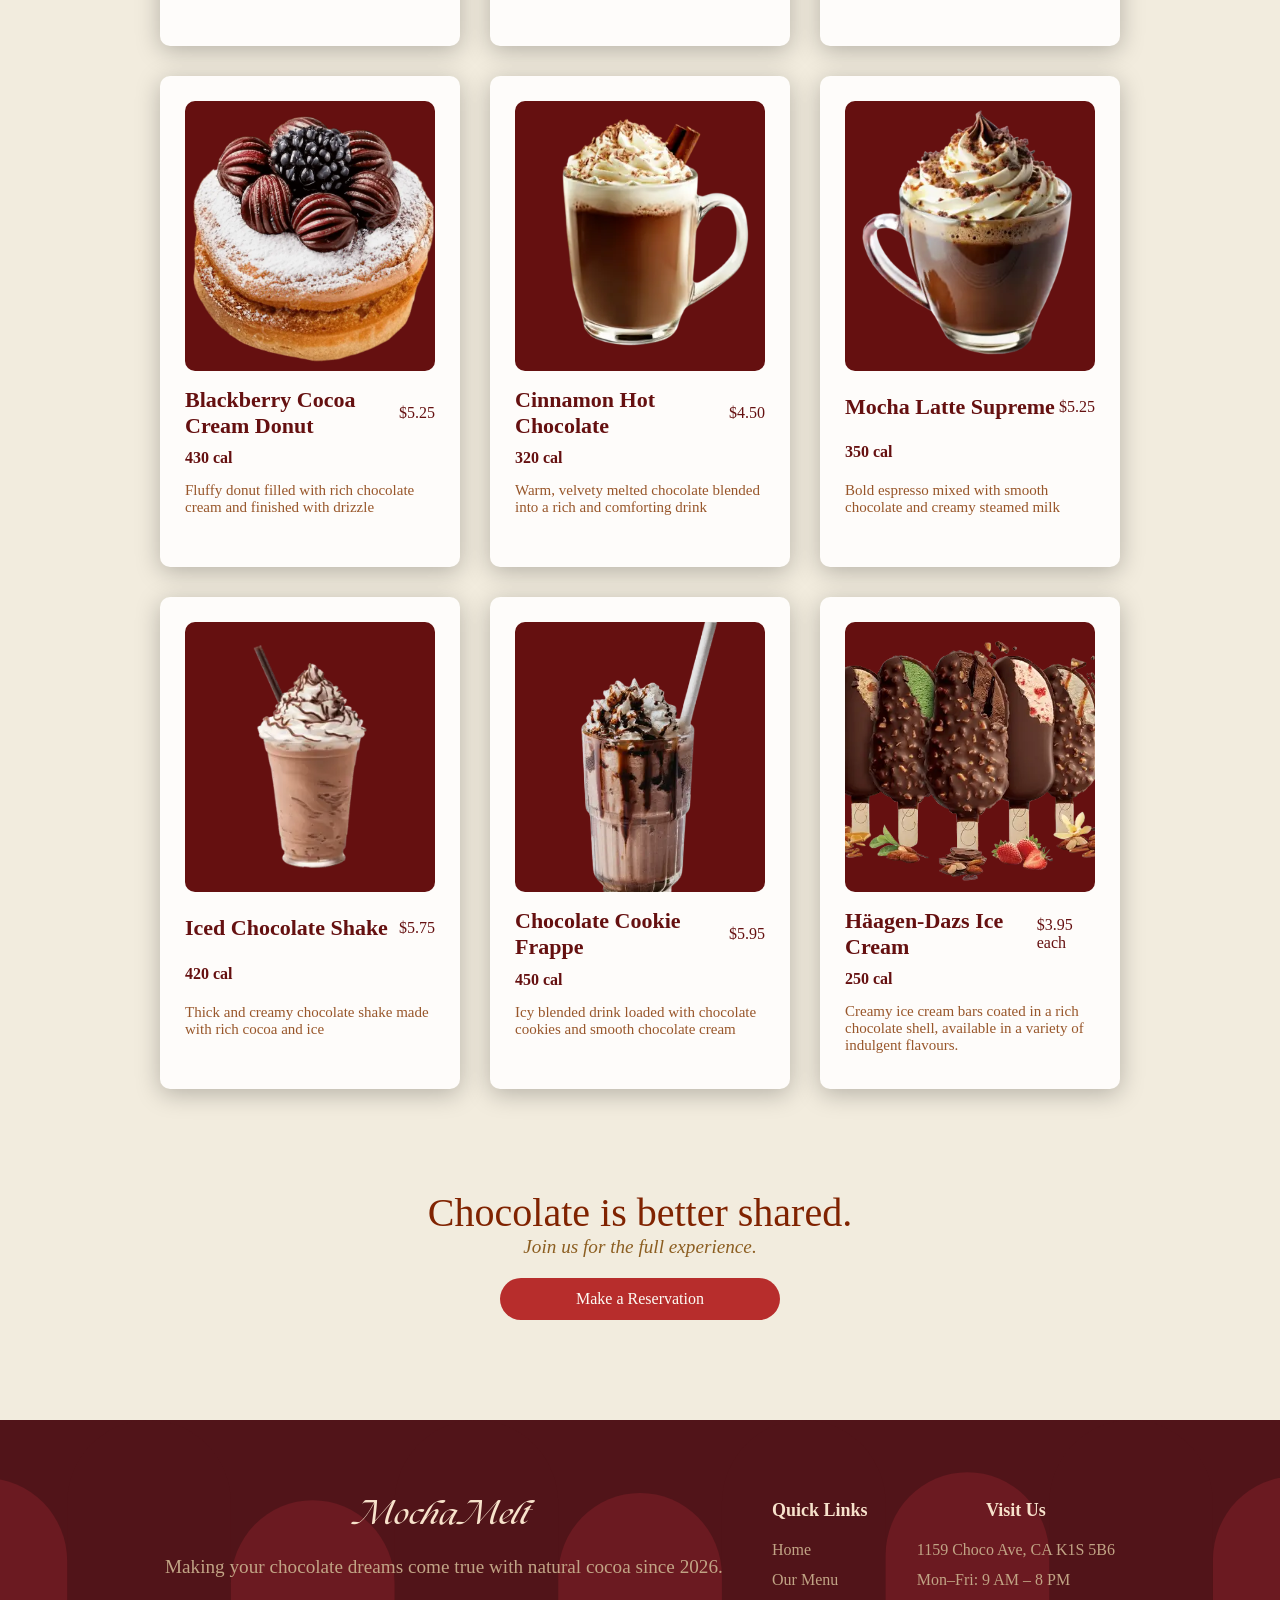
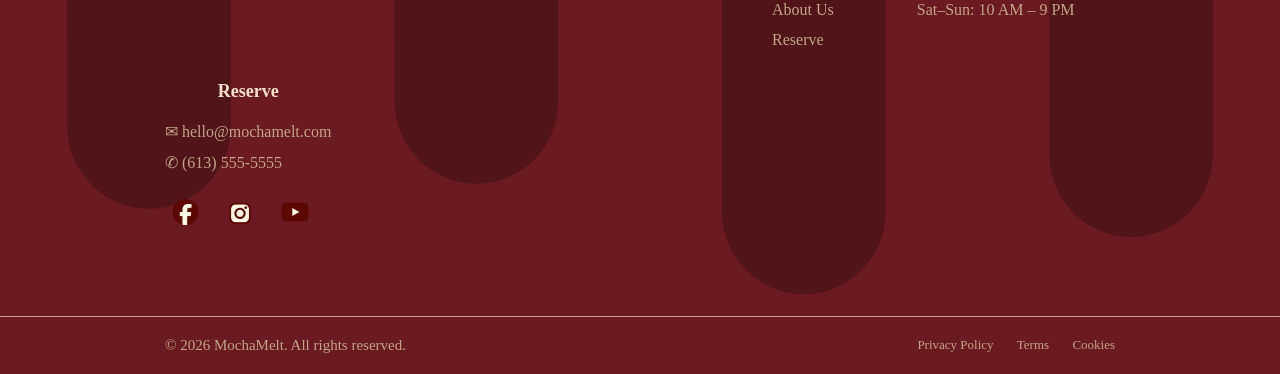
<file: menu.html>
<!DOCTYPE html>
<html lang="en">
<head>
    <meta charset="UTF-8">
    <meta name="viewport" content="width=device-width, initial-scale=1.0">
    <title>MochaMelt - Menu</title>
    <link rel="stylesheet" href="style.css">
</head>
<body>


<!------------------NAVIGATION--------------->
<nav class="navbar">
    <a href="index.html"> 
        <h1>MochaMelt</h1></a> 
    
    <ul class="nav-menu">
        <li class="nav-item">
            <a href="index.html" >Home</a></li>

        <li class="nav-item">
            <a href="index.html#Location">Location</a></li>

        <li class="nav-item">
            <a href="about.html">About</a></li>

        <li class="nav-item">
            <a href="menu.html">Menu</a></li>

        <li class="nav-item">
            <a href="contacts.html">Reserve</a></li>
    </ul>
    <div class="hamburger">
        <span class="bar"></span>
        <span class="bar"></span>
        <span class="bar"></span>
    </div>
</nav>



<header>
    <!---------------------Hero---------------------->
    <section class="extra-hero">
    <div class="circle">
        <h2>-Our Menu-</h2>
        <p>Explore our selection of handcrafted drinks, rich chocolates, and sweet treats made to satisfy every craving.</p>
    </div>
    </section>
</header>


<main>
<!---------------------Menu Cards---------------------->
    <section id="menu">
        <div class="Menu-text">
            <h3>Ready to Order?</h3> 
            <p> Order online at  <a href="#"> 613 - 555 - 5555 </a>, or in-person at <a href ="index.html#Location"> Our Store!</a></p>
        </div>

        <div class="JS-Menu-controls">
            <!--Search bar-->
            <div class="menu-search">
                <input type="text" id="searchInput" placeholder="🔎︎ Search menu items..."> <!--AI-Assisted: How to properly format search bar with placeholder text-->
            </div>
            <!-- Buttons -->
            <div class="filter-buttons">
                <button class="filter-btn" data-keyword="all">All</button>
                <button class="filter-btn" data-keyword="cakes">Cakes</button>
                <button class="filter-btn" data-keyword="pastries">Pastries</button>
                <button class="filter-btn" data-keyword="fruit">Fruits</button>
                <button class="filter-btn" data-keyword="drinks">Drinks</button>
                <button class="filter-btn" data-keyword="cold">Cold</button>
                <button class="filter-btn" data-keyword="hot">Hot</button>
            </div>
        </div>

        <!-- Menu Cards -->
        <div class="menu-gallery">
        <!-- Cards-->
        </div>
        
        <div class="Menu-text-secondary">
            <h3>Chocolate is better shared.</h3> 
            <p>Join us for the full experience.</p>
            <div class="button-container">
                <a href="contacts.html" class="menu-button"> Make a Reservation </a>
            </div>
        </div>
        
    </section>
</main>


<!-------------Footer--------------->
<footer class="footer">
    <div class="footer-top">

        <!-- Brand -->
        <div class="footer-column">
            <h3>Mocha Melt</h3>
            <p>Making your chocolate dreams come true with natural cocoa since 2026.</p>
        </div>
        
        <!-- Quick Links -->
        <div class="footer-column">
            <h4>Quick Links</h4>
            <ul>
                <li><a href="index.html">Home</a></li>
                <li><a href="menu.html">Our Menu</a></li>
                <li><a href="about.html">About Us</a></li>
                <li><a href="contacts.html">Reserve</a></li>
            </ul>
        </div>

        <!-- Visit -->
        <div class="footer-column">
            <h4>Visit Us</h4>
            <ul>
                <li>1159 Choco Ave, CA K1S 5B6</li>
                <li>Mon–Fri: 9 AM – 8 PM</li>
                <li>Sat–Sun: 10 AM – 9 PM</li>
            </ul>
        </div>

        <!-- Contact -->
        <div class="footer-column">
            <h4>Reserve</h4>
            <ul>
                <li>✉ hello@mochamelt.com</li>
                <li>✆ (613) 555-5555</li>
            </ul>

            <div class="socials">
                <a href="#"><img src="Assets/facebook.webp" alt="Facebook"></a>
                <a href="#"><img src="Assets/insta.webp" alt="Instagram"></a>
                <a href="#"><img src="Assets/Youtube.webp" alt="Youtube"></a>
            </div>
        </div>
    </div>    

    <div class="footer-bottom">
        <p>© 2026 MochaMelt. All rights reserved.</p>
        <div>
            <a href="#">Privacy Policy</a>
            <a href="#">Terms</a>
            <a href="#">Cookies</a>
        </div>
    </div>
</footer>



 <!-----FEATURES ----->

<!-- Back to top -->
<button id="back-to-top">↑</button>
<!--JS Link-->
<script src="file.js" defer></script>

</body>
</html>
</file>
<file: style.css>
/*------------------- FONTS ---------------------*/

@font-face{
    font-family: 'Jost';
    src: url('fonts/Jost-VariableFont_wght.ttf');

    font-family: 'The Seasons';
    src: url('fonts/Fontspring-DEMO-theseasons-it.otf');

    font-family: 'The Seasons bdit';
    src: url('fonts/Fontspring-DEMO-theseasons-bdit.otf');
}  


/*---------------------------------- UNIVERSAL ---------------------------------*/
* {
    margin: 0;
    padding: 0;
    box-sizing: border-box;
}
html {
    scroll-behavior: smooth;
}
h2 {
    font-size: 55px;
    color: #6b1a21;
    line-height: 2;
    text-align: center;
    font-weight: 50;
    font-family: 'The Seasons';
}
p {
    font-family: 'Jost';
    font-size: 1.2rem;
}
h3{
    font-family: 'The Seasons';
    font-size: 50px;
    text-align: center;
    color: #802301;
    font-weight: 20;
}
h4 {
    font-family: 'Jost';
    color: #802301;
    text-align: center;
}


/*---------------------------------- NAV ----------------------------------*/
h1 {
    color: #6b1a21;
    font-size: 35px;
    font-weight: bold;
    letter-spacing: 0.3px;
    font-family: 'The Seasons bdit';
    font-weight: 150;
    animation: slideInLeft 1s ease-out forwards;
    display: inline-block;
}

.navbar {
    display: flex;
    justify-content: space-between;
    align-items: center;
    padding: 12px 60px;    
    background-color: #fefcfa;
    box-shadow: 0 2px 5px rgb(0,0,0,0.1);
    position: sticky;
    top: 0;
    z-index: 1000;
    width: 100%;
}

.nav-menu {
    display: flex;
    align-items: center;
    gap: 30px;
}

.navbar a {
    font-size: 20px;
    font-family: 'Jost';   
    text-decoration: none;
    color: #b72d2c;
}
.navbar ul {
    display: flex;
    list-style: none;
    margin: 0;       
    padding: 0;  
    gap: 50px;
    align-items: center;
}
.navbar a:hover {
    color: #651010;
    transform: scale(1.05);
    display:inline-block;
}

/* Responsive Hamburger */
.hamburger{
    display: none;
    cursor: pointer;
}
.bar{
    display: block;
    width: 25px;
    height: 3px;
    margin: 5px auto;
    background-color: #6b1a21;
}


/*------Hero for all non-home pages--------*/
.extra-hero {
    background-color: #c1a485; 
    height: 300px;
    position: relative;
    display: flex;
    justify-content: center;
    align-items: flex-end; /*AI-Assisted: how to push the circle down */
}
.circle p {
    color: #9a7c39;
    max-width: 500px;
    margin: 0 auto;
    font-style: italic;
}
.circle {
    background-color: #f2ecde; 
    width: 530px;
    height: 250px;
    border-top-left-radius: 250px;
    border-top-right-radius: 250px;
    border: 5px solid #9a7c39;
    border-bottom: none; 
    display: flex;
    flex-direction: column;
    justify-content: center;
    align-items: center;
    text-align: center;
    padding: 40px;
}

/*---Animation---*/ /*AI-Assisted: How to use keyframes*/
@keyframes slideInLeft {
    from {
        opacity: 0;
        transform: translateX(-50px);
    }
    to {
        opacity: 1;
        transform: translateX(0); 
    }
}
@keyframes slideInRight {
    from {
        opacity: 0;
        transform: translateX(50px);
    }
    to {
        opacity: 1;
        transform: translateX(0); 
    }
}
@keyframes slideInUp {
    from {
        transform: translateY(50px);
        opacity: 0;
    }
    to {
        transform: translateY(0); 
        opacity: 1;
    }
}
@keyframes scrollMenu {
    from {
        transform: translateX(0);
    }
    to {
        transform: translateX(-50%);
    }
}


/*---------------------------------- FOOTER ---------------------------------*/
.footer {
    background-image: url("Assets/Footer.svg"); 
    background-size: cover;
    background-position: center;
    color: #c1a485;
    font-family: 'Jost';
}

/* TOP SECTION */
.footer-top {
    display: flex;
    flex-wrap: wrap;
    justify-content: space-between;
    padding: 80px 165px; 
    gap: 20px;
}

/* Headings */
.footer-column h3 {
    margin-bottom: 20px;
    font-size: 30px;
    color: #f7e2cb;
    font-family: 'The Seasons bdit';
}
.footer-column h4 {
    margin-bottom: 20px;
    color: #f7e2cb;
    font-size: 18px;
}

/* Text */
.footer-column p {
    line-height: 1.6;
}
.footer-column ul {
    list-style: none;
    padding: 0;
}
.footer-column li {
    margin-bottom: 12px;
}
.footer-column a {
    text-decoration: none;
    color: #c1a485;
    transition: 0.3s;
}
.footer-column a:hover {
    color: #fefcfa;
}

/* Socials */
.socials {
    display: flex;
    gap: 15px;
    margin-top: 20px;
}

.socials img {
    width: 40px;
    height: 40px;
}

/* BOTTOM SECTION */
.footer-bottom {
    border-top: 1px solid #c1a485;
    display: flex;
    justify-content: space-between;
    padding: 20px 165px;
    font-size: 13px;
}
.footer-bottom a {
    margin-left: 20px;
    text-decoration: none;
    color: #c1a485;
}
.footer-bottom a:hover {
    color: #f7e2cb;
}
.footer-bottom p{
    font-size: 15px;
}

/*---------------------------------- Back to Top button ---------------------------------*/
#back-to-top {
    position: fixed;
    bottom: 30px;
    right: 30px;
    width: 50px;
    height: 50px;
    border-radius: 50%;
    background-color: #651010;
    color: white;
    font-size: 25px;
    padding: 40px;
    border: none;
    display: flex;
    align-items: center;
    justify-content: center;
    opacity: 0;
    pointer-events: none; 
    transition: opacity 0.4s;
}

#back-to-top:hover {
    background-color: #b72d2c;
}

#back-to-top.active {
    opacity: 1;
    pointer-events: auto;
}




/*---------------------------------- HOME PAGE ---------------------------------*/

/* ===== HERO SECTION – circle centered on text - AI assisted ==== */
.hero {
    background: linear-gradient(107deg, #F9EFE2 0%, #FCF5EA 100%);
    padding: 4rem 0 5rem 0;
    position: relative;
    overflow: hidden;

    position: relative;
    min-height: 92vh;
    display: flex;
    align-items: flex-start;   
    padding-top: 8%;
    background: #c1a485;
}

.hero-bg {
    position: absolute;
    inset: 0;
    background-image: url("Assets/Choco_hero.webp");
    background-size: 100%; 
    background-position: 600px center; 
    background-repeat: no-repeat;
    z-index: 0;
    animation: slideInRight 2s ease-out forwards;

}

.hero::before {
    content: '';
    position: absolute;
  
    width: 900px;
    height: 900px;
  
    background: #fff8f0;
    border-radius: 50%;
  
    top: 20%;
    left: 15%; 
    transform: translate(-50%, -49%);
  
    z-index: 2;
}
  
.container {
    position: relative;
    z-index: 3;
}
  
.hero-content {
    margin-left: 25%;
    transform: translateY(-10%);
    max-width: 1800px;
}

.hero-desc{
    font-size: 1.35rem;
    line-height: 1.6;
}

.hero-img {
    position: absolute;
    top: 0;
    right: 0;
    width: 55%;
    height: 100%;
    z-index: 1;
    overflow: hidden;
}

.hero-img img {
    width: 100%;
    height: 100%;
    object-fit: cover;
    object-position: center right;
}

.hero-badge {
    font-size: 0.9rem;
    text-transform: uppercase;
    letter-spacing: 3px;
    color: #C47A44;
    font-weight: 600;
}

.hero-title {
    font-size: 4.2rem;   
    line-height: 1.05;
    letter-spacing: -1px;
    margin: 1rem 0 1rem 0;
    color: #6b1a21;
    text-align: left;
    animation: slideInLeft 1s ease-out forwards;
}
.hero-desc {
    font-size: 1.2rem;
    color: #8c5e21;
    margin-bottom: 2rem;
    max-width: 500px;
}

.home-button{
    display: inline-block;
    background-color: #B9312A; 
    color: #ffffff;
    
    padding: 15px 36px;
    border-radius: 10px;
    
    font-size: 1rem;
    font-weight: 600;
    font-family: 'Jost';
    text-decoration: none;
    
    box-shadow: 0 4px 5px 0 rgba(0, 0, 0, 0.08);
    
    transition: all 0.2s ease;
}
.home-button:hover {
    background-color: #9E2620;
    transform: translateY(2.5px);
}


/*------About for Homepage------*/
.about-section {
    background: #f2ecde; 
    padding: 60px 0;

}

.about-wrapper {
    display: flex;
    align-items: center;
    gap: 5rem;
    flex-wrap: wrap;
    padding-right: 10%;
    padding-left: 8%;
}

.about-image {
    flex: 1.2;
}

.about-image img {
    width: 650px;
    height: 100%;
    object-fit: cover;
    display: block;
    border-radius: 10px;
    border: 4px solid #9C7A4D;

}
.about-image img:hover{
    transform: scale(1.02);
    transition: transform 0.5s ease;  
    box-shadow: 0px 10px 25px rgba(144, 80, 67, 0.25);
}
  
.about-text {
    flex: 1;
    max-width: 550px;
}
  
.about-text h3 {
    font-size: 3.5rem;
    margin-bottom: 1.5rem;
    margin-top: 1.5rem;
    text-align: left;
}
  
.about-text p {
    font-size: 1.25rem;
    margin-bottom: 2rem;
    color: #8c5e21;
    font-family: "Jost";
}
  
.button-group {
    display: flex;
    gap: 1.2rem;
    flex-wrap: wrap;
}



/*-------------- Menu Section -------------------*/
.menu-highlight {
    padding: 6rem 0;
    background: #fefcfa;
    text-align: center;
}

.section-header h2 {
    font-size: 3.5rem;
}

.section-header p {
    color: #8c5e21;
    max-width: 700px;
    margin: 0 auto 4rem;
}

.cards-grid {
    justify-content: center;
    gap:3rem;
    margin-left: 15%;
    margin-right: 15%;
    flex-wrap: wrap;
    margin-bottom: 3rem;
}
.cards-wrapper {
    overflow: hidden;
    width: 100%;
    margin: 3rem 0;
}

.cards-track {
    display: flex;
    gap: 6rem;
    width: max-content;
    animation: scrollMenu 25s linear infinite; /*AI-Assisted: How to make animaiton infinite*/
}

.home-menucard {
    text-align: center;
}

.cards-grid div {
    display: flex;
    flex-direction: column;
    align-items: center; 
    text-align: center;
    max-width: 280px; 
    margin: 0 auto; 
    padding-left: 0;
}

.homeMenuCircle {
    width: 220px;
    height: 220px;
    background: #f2ecde; 
    border-radius: 50%;
  
    display: flex;
    align-items: center;
    justify-content: center;
  
    margin-bottom: 1.5rem;
}

.homeMenuCircle img {
    width: 140px;
    height: auto;
    object-fit: contain;
}

.home-menucard:hover{
    transform: scale(0.95);
    transition: transform 0.3s ease;        
}

.home-menucard h3 {
    font-size: 1.3rem;
    color: #9C7A4D;
    font-weight: 500;
}

/*----------------- Home Location Section ------------------*/
.visit-section {
    background: #f2ecde;
    padding: 6rem 0 4rem;
}

.visit-grid {
    display: grid;
    margin-left: 10%;
    margin-right: 0;
    grid-template-columns: 1fr 1.1fr;
    align-items: center;
    gap: 5rem;
}

.visit-left h2 {
    text-align: left;
}
  
.visit-desc {
    color: #8c5e21;
    margin-bottom: 2rem;
    max-width: 420px;
}
  
.visit-item {
    display: flex;
    align-items: flex-start;
    gap: 2rem;
}
  
.visit-icon img{
    width: 90px;
    height: 90px;
}

.visit-info {
    display: flex;
    gap: 2.5rem;
}
  
.visit-text h4 {
    font-size: 1rem;
    color: #7A1E1E;
    margin-bottom: 0.7rem;
}
  
.visit-text p {
    font-size: 1.1rem;
    color: #8c5e21;
}
  
.visit-right img {
    width: 100%;
    max-width: 550px;
    border-radius: 10px;
    display: block;
    border: 4px solid #9C7A4D;
}
.visit-right img:hover{
    transform: scale(1.03);
    transition: transform 0.5s ease;
    box-shadow: 0px 10px 25px rgba(144, 80, 67, 0.25);
}
  
.visit-cta {
    text-align: center;
    margin-top: 5rem;
    margin-bottom: 3rem;
}
  
.visit-cta p {
    font-size: 1.2rem;
    color: #6b1a21;
    margin-bottom: 1.5rem;
}
  
.visit-cta .btn {
    padding: 18px 40px;
    font-size: 1.2rem;
    border-radius: 12px;
}



/*---------------------------------- ABOUT PAGE ---------------------------------*/

/*------------------------Story Section -------------------------*/
.Story-section{
    display: flex;
    flex-direction: row; 
    background-color: #f2ecde;
    margin: 0 auto;
    padding: 70px 10% 80px 10%;  
    align-items: flex-start;  
    justify-content: center;
    gap: 80px;  
}
/* LEFT SIDE: TEXT */
.OurStory {
    display: flex;
    flex-direction: column;
    align-items: flex-start;
    max-width: 500px;
    animation: slideInLeft 1s ease-out forwards;
    display: inline-block;     
 
}
.Story-section h3 {
    color: #6b1a21;
    letter-spacing: 3px;
    text-align: left;
    margin-top:0;
}
.Story-section p {
    display:flex;
    margin-top: 25px;
    color:#8c5e21;
    text-align: justify;
    max-width: 700px;
}
.story-image-container{
    display:flex;                    
    padding-left:3px;                       
}
.story-image-container img {
    width: 100%;                                                      
    max-width: 350px;          
    height: auto;
    border-radius: 15px;
    border: 4px solid #9C7A4D;
    border-radius: 10px;
    box-shadow: 15px 15px 0px  #6d3d013a;
    animation: slideInRight 1s ease-out forwards;
    display: inline-block;                                                                                               
}



/********************* First Accordion - Section: Making Treats *****************/
.Treats-header{
    margin-Top: 80px;
}
.Treats-header h3 {
    text-align: center;
    letter-spacing: 3px;
    margin-bottom: 10px;
}
.Treats-header p {
    color:#8c5e21;
    margin: 0 auto 5px auto;
    max-width: 1100px;
    text-align: center;
    margin-bottom: 40px;
}
.accordion-container {
    display: flex;
    padding-top: 50px;
    align-items: center; 
    justify-content: center;
    gap: 50px;                                                                                     
    max-width: 1300px;  
    margin: 0px auto;                                                                             
    padding: 40px 20px;
}
/* THE IMAGE SIDE */
.accordion-image-side {
   flex: 1;
   display: flex;
   justify-content: flex-end;              
   border-radius: 13px;
   overflow: hidden;
   padding-right:1px;
}
.accordion-image-side img {
    margin-top: 0; 
    max-width: 400px;
    max-height: 550px;        
    width: 100%;
    height: auto;
    border: 4px solid #9C7A4D;
    border-radius: 10px;
}
.accordion-image-side:hover{
    transform: scale(1.02);
    transition: transform 0.7s ease;  
}
/* THE ACCORDION LIST SIDE */
.Treats-accordion {
    flex: 1;
    padding: 3px;
    margin: 3px;
    text-align:left;
}
.accordion-image-side img {
    transition: opacity 0.3s ease-in-out;
}

/*-------------- INDIVIDUAL ITEMS labels of the accordion -------------*/
.Treats-accordion li {
    list-style: none;
    margin-bottom: 17px;
    padding: 7px;
    border: 2px solid #9632004d;
    border-radius: 7px;
    background-color: #f2ecde;
    box-shadow: 4px 4px 10px rgba(172, 119, 101, 0.358);
}

/* Accordion Header: Styles the clickable title area (Jost font, dark red color) */
.Treats-accordion label{
    display:flex;
    align-items: center;
    padding: 10px 20px;
    cursor: pointer;
    font-size:medium;
    font-weight: bold;
    color: #651010;
    font-family: "Jost";
} 
.Treats-accordion li:hover {
    transform: scale(0.99);
    transition: transform 0.3s ease;  
        
}
/* Icon: Adds the '+' sign before the label text, what it looks before being cliked/checked */
label::before{
    content: url('Assets/Plus-sign.webp');
    margin-right: 10px;
}
/* Functional: Hides the actual radio button circles so they don't clutter the design */
input[type="radio"]{
    display: none;
}
/* Hidden Content: The 'box' that holds the description. Starts at 0 height to stay hidden. */
.Treats-accordion .content{
    color: #98562a;
    padding: 0px 15px;      
    line-height: 24px;
    max-height: 0;
    overflow: hidden;
    background-color: #fffde8a7;       
    border-radius: 7px;
    transition:max-height 0.7s ease;
}
/* Opening Logic: When a radio button is clicked, expand the content box below it */
.Treats-accordion input[type='radio']:checked + label + .content{
   max-height: 450px;
    padding: 10px 15px 25px 15px;
    border: 2px solid #87401c82;
    border-radius: 10px;
}
/* Icon Change: Swaps the '+' for '---' when the section is active/open */
.Treats-accordion input[type='radio']:checked + label::before{
    content: url('Assets/minus-sign.webp');
    color: #080300;        
}

/* Word Color Change: Changes the label text color when the radio is checked */
.Treats-accordion input[type='radio']:checked + label {
    color: #ffffff;
    transform: scale(1.05);
}

/* This targets the container when the radio inside it is checked */
.Treats-accordion li:has(input[type='radio']:checked) {
    background-color:#C1A485;
    transition: background-color 0.3s ease; 
}

/* Inner Text: Styles the paragraph inside the opened content area */
.Treats-accordion .content p {
    margin: 15px 10px 1px 13px ;  
    font-weight: smaller;  
}



/*********************** Values section Attributes  ********************/

/*Values parent fex container:*/ 
.OurValues {
    background-color: #f2ecde;
    display: flex;
    flex-direction: column;
    align-items: center; 
    gap: 40px;
    padding: 80px 50px;
}
.Values-header h3 {
    letter-spacing: 3px;
}

.Values-header p {
    color:#8c5e21;
    text-align: center;
    max-width: 970px;
    margin-bottom: 15px;
}
/* The Actual Grid: Handles the 4 columns */
.Values-grid {
    display: grid;
    grid-template-columns:repeat(4, 1fr);
    gap: 30px;
    width: 100%;
    max-width: 1200px;
}
.Values-grid h4 {
    margin-top: 21px;
    font-size: 20px;
    color: #9d3e0a;
}
.Values-grid p {
    margin-top: 12px;
    max-width: 800px;  
    font-size: 17px;
    color: #8c5e21;
    line-height: 22px;
}
/*Individual Items: Center the icon and text inside each box */
.Values-grid div {
    display: flex;
    flex-direction: column;
    align-items: center; 
    text-align: center;
    max-width: 280px; 
    margin: 0 auto; 
    padding-left: 0;
}
.Val-Icons {
    width: 180px;
    height: auto;
    margin-bottom: 15px;
    border-radius: 50%;
    padding: 30px;
    background-color: #fefcfa;
    border: #a16d4fdb 3.37px solid;
    object-fit: cover;
}
.Quality-section:hover,
.Ethical-section:hover,
.Transperency-Section:hover,
.Customer-Section:hover {
    transform: scale(1.05);
    transition: transform 0.3s ease;        
}



/********** Second Accordion- Section: FAQ  **********/

.Asked-Questions {
    display: flex;
    flex-direction: column; 
    align-items: center; 
    justify-content: center; 
    width: 100%;
    padding: 70px 20px 70px 20px;
    background-color: #fefcfa;
}
/*--------- INDIVIDUAL ITEMS labels of the accordion ----------*/
.Frequent-QNA {
    width: 90%;               
    max-width: 800px;         
    margin: 0 auto;           
    padding: 0;
    list-style: none;
    text-align: left;          
}
.questions-header h3 {
    margin-top: 20px;
    letter-spacing: 4px;
    padding-bottom: 15px;
    text-align: center;
}
.questions-header p {
    color:#8c5e21;
    text-align: center;
    max-width: 800px;
    margin: 0 auto 15px auto; 
    padding: 0 20px 53px 20px;
}

.Frequent-QNA li {
    width: 100%;
     border: 2px solid #b67d3c6b;
    border-radius: 10px;
    margin-bottom: 20px;
    padding: 10px;
    border-radius: 7px;
    background-color: #f2ecde;
    border-radius: 7px;
    
}

.Frequent-QNA li label {
    display: flex;
    align-items: center;
    padding: 20px 20px;
    cursor: pointer;
    font-size: 18px;
    font-weight: bold;
    color: #651010;
    font-family: "Jost";
    width: 100%;
}
.Frequent-QNA li:hover {
    transform: scale(0.99);
    transition: transform 0.3s ease;
    box-shadow: 0px 2px 10px rgba(0,0,0,0.25);        
}
/* Icon: Adds the '+' sign before the label text */
label::before{ content:
     url('Assets/Plus-sign.webp');
    margin-right: 10px;
}
input[type="radio"]{
    display: none;
}
/* Hidden content*/
.Frequent-QNA .content{
color: #98562a;
    padding: 0 15px;      
    line-height: 24px;
    max-height: 0;
    overflow: hidden;
    background-color: #fffde8a7;       
    border-radius: 7px;
    transition:max-height 0.7s ease;
}
/* Opening Logic*/
.Frequent-QNA input[type='radio']:checked + label + .content {
    max-height: 450px;
    padding: 10px 15px 25px 15px;
    border: 2px solid #87401c82;
    border-radius: 10px;
}
/* sSwaps the '+' for '---' when the section is active/open */
.Frequent-QNA input[type='radio']:checked + label::before{
    content: url('Assets/minus-sign.webp');
    color: #c84d00;        
}

.Frequent-QNA input[type='radio']:checked + label {
    color: #ffffff;
}
.Frequent-QNA li:has(input[type='radio']:checked) {
   background-color:#C1A485;
    transition: background-color 0.3s ease;
}
.Frequent-QNA .content p {
    margin: 20px 10px 1px 13px ; 
    font-weight: normal;                                                                     
}







/*---------------------------------- MENU PAGE ---------------------------------*/
/*text*/
.Menu-text{
    animation: slideInUp 1s ease-out forwards;
}
.Menu-text p {
    font-size: 20px;
    text-align: center;
    color: #651010;
}

.Menu-text a{
    color: #b72d2c;
    text-decoration: none;
    font-weight: 500;
    padding: 10px;
    transition: transform 0.2s ease;
    display: inline-block; /*AI-Assisted: Solved why animation was not working by adding this line*/

}
.Menu-text a:hover{
    color: #651010;
    transform: scale(1.05);
}

.JS-Menu-controls {
    display: flex;
    justify-content: center; 
    align-items: flex-end; /*AI-Assisted: Resolved height issue by using flex-end instead of center*/
    gap: 30px;
    margin: 10px;
}


/* Search Bar */
.menu-search input {
    padding: 5px 15px;
    font-size: 16px;
    border-radius: 30px;
    border: 2px solid #cda258;
    outline: none;
    width: 250px;
    font-family: 'Jost';
    color: #651010;
    background-color: #fefcfa;
}
.menu-search input::placeholder{
    color:#c1a485
}


/* FILTER BUTTONS */
.filter-buttons {
    display: flex;
    flex-wrap: wrap; 
    gap: 20px;
    margin-bottom: 0;
}

.filter-btn {
    padding: 5px 15px;
    background-color: #c1a485;
    color: white;
    border: none;
    border-radius: 7px;
    cursor: pointer;
    font-family: 'Jost';
    font-size: 14px;
    transition: 0.2s;
    font-weight: 400;
    max-width: 70px;
}

.filter-btn:hover {
    background-color: #c1a485;
    transform: scale(1.1);
}

.filter-btn.active {
    background-color: #8c6d4c;
}




/*------CARDS----------*/
#menu {
    padding: 100px 20px;
    background-color: #f2ecde;
}
.apology {
    color:#a38b54 ;
}
.menu-gallery {
    display: grid;
    grid-template-columns: repeat(3, 300px);
    gap: 30px;
    justify-content: center;
    margin-top: 30px;
    margin-bottom: 100px;
}

.menu-card {
    background: #fefcfa;
    border-radius: 10px;
    padding: 25px;
    text-align: left;
    box-shadow: 0px 5px 25px rgba(0,0,0,0.25);

    display: flex;
    flex-direction: column;
    height: 100%;
    margin: 0 auto;
    transition: 0.3s;
}
.menu-card:hover{
    box-shadow: 0px 5px 10px rgba(118, 53, 0, 0.64);    
    transform: scale(1.02);
    transition: transform 0.3s ease;
}
.menu-card img {
    width: 100%;
    height: 270px;
    object-fit: cover;
    background-color: #651010;
    border-radius: 10px;
    margin-bottom: 16px;
}


/* -------- INFO -------- */
.content {
    flex-grow: 1;
    display: flex;
    flex-direction: column;
    justify-content: space-between;
}
.menu-header {
    display: flex;
    justify-content: space-between;
    align-items: center;
    min-height: 40px;
}

.menu-header h4 {
    font-size: 22px;
    font-weight: 600;
    color: #651010;
    text-align: left;
}

.price {
    color: #651010;
    font-size: 16px;
    font-family: 'Jost';
}

/* TEXT ROWS */
.calories {
    color: #651010;
    font-size: 16px;
    font-weight: 600;
    min-height: 20px;
    padding: 5px 0;
}

.desc {
    color: #98562a;
    font-size: 15px;
    min-height: 60px;
    padding: 5px 0;
}

/* AI-Assisted: remove uneven spacing */
.menu-header,
.calories,
.desc {
    margin-bottom: 5px;
}

/* -------- BUTTON -------- */
.button-container {
    display: flex;
    justify-content: center;
    margin-top: 20px;
    width: 100%;
}
.Menu-text-secondary h3{
    font-size: 2.5rem;
}
.Menu-text-secondary p{
    font-size: 1.2rem;
    text-align: center;
    font-style: italic;
    color: #8c5e21;
}
 a.menu-button {
    display: inline-block;
    width: auto;  
    min-width: 280px;
    padding: 12px 20px;
    background-color: #b72d2c;
    color: #fdfbf4;
    text-decoration: none; 
    
    border-radius: 30px;
    font-family: 'Jost';
    font-weight: 500;
    text-align: center;
    transition: all 0.3s ease;
}

a.menu-button:hover {
    background-color: #7A1E1E;
    color: #fdfbf4;
    transform: scale(0.95);
    border-color: #98562a;
}







/*---------------------------------- CONTACT PAGE ---------------------------------*/

.contact-wrapper {
    background-color: #f2ecde;
    display: flex;
    justify-content: center;
    padding: 120px 0 80px;
}

.form-card {
    background: #fefcfa;
    width: 550px;
    padding: 40px;
    border-radius: 6px;
    box-shadow: 0 6px 14px rgba(0,0,0,0.15);
    animation: slideInUp 1s ease-out forwards;
}


/*text*/
.form-card h3 {
    margin-bottom: 8px;
    text-align: left;
}
.form-card p {
    margin-bottom: 20px;
    color: #8c5e21;
}


/*labels*/
label {
    display: block;
    font-size: 14px;  
    font-family: 'Jost';
    color: #7b2b2b; 
    margin: 15px 0 5px; 
    font-weight: 600;
}

/* Ai-Assisted: Blocks  + signs that were appearing*/
.contact-page label::before {
    content: none !important;
}

input, textarea {
    width: 100%;
    padding: 12px;
    border: 1px solid #cda258;
    background: #ffffff; 
    outline: none;
    font-family: 'Jost';
    border-radius: 4px;
}

input:focus, textarea:focus {
    border-color: #7b2b2b;
    box-shadow: 0 0 5px rgba(123, 43, 43, 0.1);
}


#contactForm button {
    margin-top: 30px;
    padding: 12px;
    border: none;
    background: #7b2b2b;
    color: white;
    font-family: 'Jost';
    font-size: 15px;
    font-weight: 400;
    border-radius: 30px;
    cursor: pointer;
    width: 200px;

    display: block;
    margin-left: auto;
    margin-right: auto;
    margin-top: 30px;    
    transition: ease-in 0.1s;
}

#contactForm button:hover {
    background: #b72d2c;
    transform: scale(0.9);
}

.thank-you-message {
    margin-top: 20px;
}

#thankYouMessage{
    font-size: 16px;
    font-family: 'Jost';
    color: #6b1a21;
    text-align: center;
}
.error-message {
    color: #b72d2c; 
    font-size: 12px;
    font-family: 'Jost';
    display: block;
    margin-top: 5px;
    min-height: 15px;
}


/*---------------------------------- RESPONSIVENESS ---------------------------------*/

/*---------------------------------- PHONE ---------------------------------*/
@media (max-width: 768px) {

    /* -------- NAV -------- */
    .hamburger{
        display:block;
    }

    .navbar {
        padding: 12px 20px;
    }

    .navbar ul{
        gap: 15px;
    }

    .nav-menu{
        position: fixed;
        left: -100%;
        top: 60px;
        flex-direction: column;
        width: 100%;
        text-align: center;
        transition: 0.3s;
        background-color: #fefcfa; 
        box-shadow: 0 15px 20px rgba(0, 0, 0, 0.1);
        border-top: 1.5px solid #b72d2c;    
    }

    .nav-item{
        margin: 16px 0;
    }

    .nav-menu.active{
        left: 0;
    }

    /* ------------------ Hero ------------------ */
    .hero {
        min-height: auto;
        padding-top: 60px;
        padding-bottom: 40px;
        display: block;
    }
    .hero-bg { 
        background-position: center center; 
    }

    .hero-grid {
        grid-template-columns: 1fr;
        gap: 2rem;
    }
    .hero::before {
        width: 320px;
        height: 320px;
    }
    .hero-desc {
        font-size: 1rem;
        max-width: 40px; 
    }
   
    .hero-title {
        font-size: 2.5rem;

    }


    /* ------------ Home ------------ */

    .about-wrapper {
        flex-direction: column;
        align-items: center;
        padding: 0 20px;
        gap: 2rem;
    }

    .about-image {
        width: 100%;
        height: auto;
        display: flex;
        justify-content: center;
    }
    .about-image img {
        max-width: 400px; 
    }
    .about-text {
        max-width: 100%;
        padding: 0 20px;    
    }
    
    .about-text h2 {
        font-size: 2.3rem;
    }
    
    .about-text p {
        font-size: 1.1rem;
    }
    
    .button-group {
        justify-content: center;
    }
    
    .visit-grid {
        grid-template-columns: 1fr;
        gap: 3rem;
        margin-left: 0; 
        padding: 0 20px;
    }

    .visit-left h2 {
        text-align: center;
    }

    .visit-desc {
        text-align: center;
        margin: 0 auto 2rem;
        padding: 0 10px;
    }

    .visit-item {
        flex-direction: column;
        align-items: center;
        text-align: center; 
        gap: 1rem;
    }

    .visit-text {
        padding: 0 20px; 
    }

    .visit-text h4 {
        margin-bottom: 5px; 
    }

    .visit-right {
        display: flex;
        justify-content: center;
    }


    
    /* ------------ About Page ------------ */
    .accordion-container {
        flex-direction: column;
        align-items: center;
        gap: 20px;
        padding: 0 20px;
    }

    .accordion-image-side {
        width: 100%;
        max-width: 400px;
        order: 1;
    }

    .Treats-accordion {
        width: 100%;
        order: 2;
    }

    .Values-grid {
        grid-template-columns: 1fr !important;
        gap: 50px;
    }

    .Treats-header p {
        margin-bottom: 60px;
        padding: 0 15px;
    }
    .Story-section {
        flex-direction: column;
        align-items: center;
        text-align: center;
        padding: 40px 20px;
        gap: 30px;
    }
    .story-image-container img {
        width: 100%;
        max-width: 350px;
    }
    .accordion-container {
        padding-top: 20px;
    }
    @keyframes appear {
        from { 
            opacity: 0;
            transform: translateY(30px) scale(0.8); /* Starts lower and smaller */
        }
        to {
            opacity: 1;
            transform: translateY(0) scale(1); /* Ends at natural position and size */
        }
    }

    /* ------------ Menu Page ------------ */
    .JS-Menu-controls {
        flex-direction: column;
        align-items: center;
        gap: 15px;
    }

    .menu-search input {
        width: 100%;
        max-width: 300px;
    }

    .menu-gallery {
        grid-template-columns: 1fr !important;
        gap: 20px;
    }
    .filter-buttons {
        display: flex;
        flex-wrap: wrap;
        justify-content: center;
        gap: 10px;
        max-width: 320px;
        margin: 0 auto;
    }
    /*AI-Assisted: Gave responsive spacing to buttons*/
    .filter-btn {
        flex: 1 1 auto; 
        min-width: 80px;
        text-align: center;
    }

    .menu-card img {
        width: 100%;
        aspect-ratio: 1; /*AI-Assisted: Helped maintian image sizing*/
    }

    .menu-gallery {
        grid-template-columns: 1fr;
        gap: 20px;
        max-width: 300px;
        margin: 0 auto;
        margin-bottom: 50px;
    }

    /* ------------ Contact/Reserve Page ------------ */
    .contact-wrapper {
        padding: 60px 20px;
    }

    .form-card {
        width: 100%;
        padding: 25px 20px;
    }

    #contactForm button {
        width: 190px;
    }
    .form-card p {
        font-size: 1rem;
    }


    /* ------ Footer ----- */
    .footer-top {
        flex-direction: column;
        padding: 40px 20px;
        text-align: center;
    }

    .footer-bottom {
        flex-direction: column;
        padding: 20px;
        gap: 10px;
        text-align: center;
    }

    .socials {
    flex-direction: column;
    text-align: center;
    }

    #back-to-top {
        width: 45px;
        height: 45px;
        padding: 0;
        font-size: 20px;
    }
}



/*---------------------------------- TABLET ---------------------------------*/
@media  (max-width: 1024px) {

    /* -------- NAV -------- */
    .navbar {
        padding: 15px 40px;
    }

    /* -------- Standard heroes -------- */
    .extra-hero {
        height: 250px;
    }
    .circle {
        width: 400px;
        height: 220px;
    }


    /* -------- Home -------- */
    .hero::before {
        width: 700px;
        height: 700px;
    }

    .hero-content {
        margin-left: 10%;
        max-width: 80%;
    }

    .hero-title {
        font-size: 3rem;
    }

    .hero-desc {
        font-size: 1.15rem;
        max-width: 80%;
    }

    .hero-img {
        position: relative;
        width: 100%;
        height: 350px;
    }

    .hero-bg {
        background-position: 200px center; 
        background-size: cover;
    }


    /* ------------ About Page ------------ */
    .accordion-container {
        flex-direction: column;
        align-items: center;
    }

    .Values-grid {
        grid-template-columns: repeat(2, 1fr);
    }
    .Treats-header p {
        max-width: 700px;
        width: 100%;
        margin: 0 auto;
        padding: 0 20px;
    }
    /* ------------ Menu Page ------------ */
    .menu-gallery {
        grid-template-columns: repeat(2, 300px); /* 2 cards */
        justify-content: center;
    }

    /* ------------ Reserve Page ------------ */
    .form-card {
        width: 90%;
        max-width: 500px;
    }

    /* -------- FOOTER -------- */
    .footer-top {
        display: grid;
        grid-template-columns: repeat(2, 1fr);
        padding: 60px;
    }

    .footer-bottom {
        padding: 20px 60px;
    }
    
    .footer-top{
        background-color:#511419;
    }
    .footer-bottom{
        background-color:#511419;
    }
}
</file>
